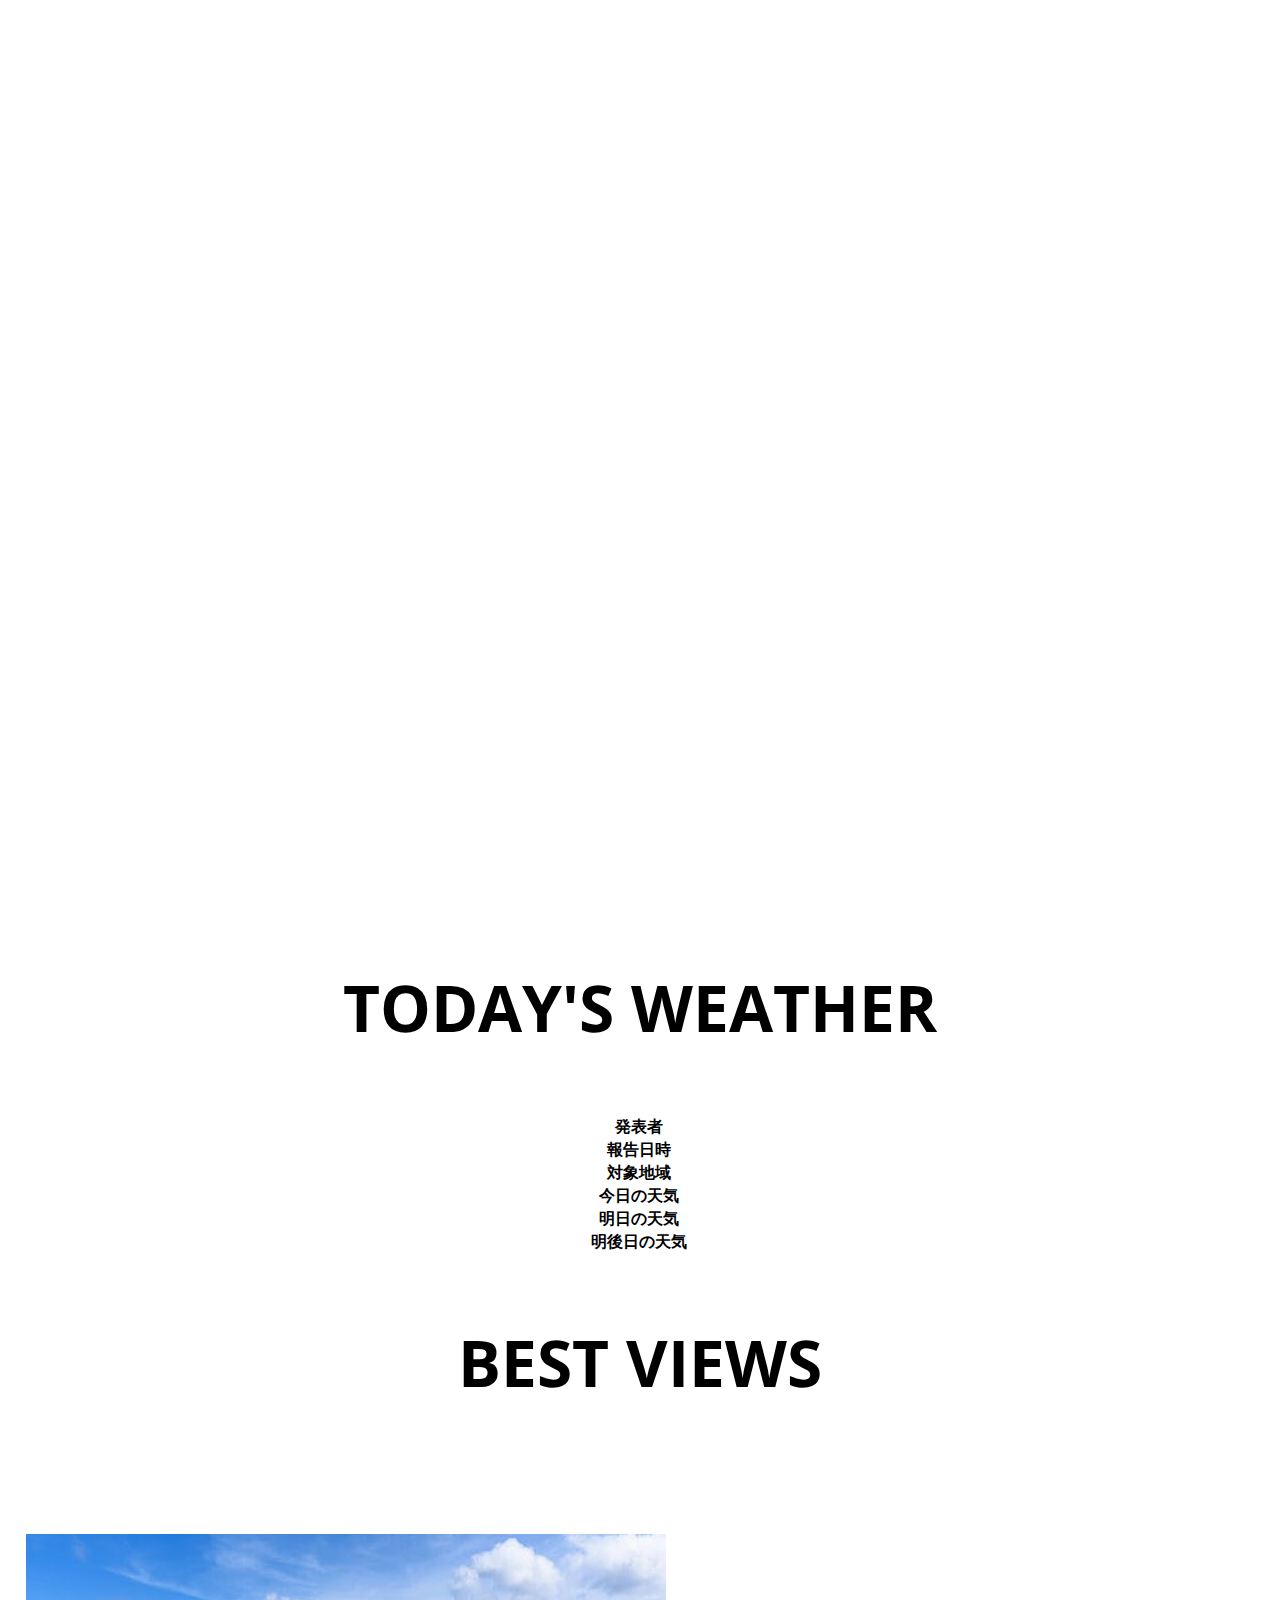
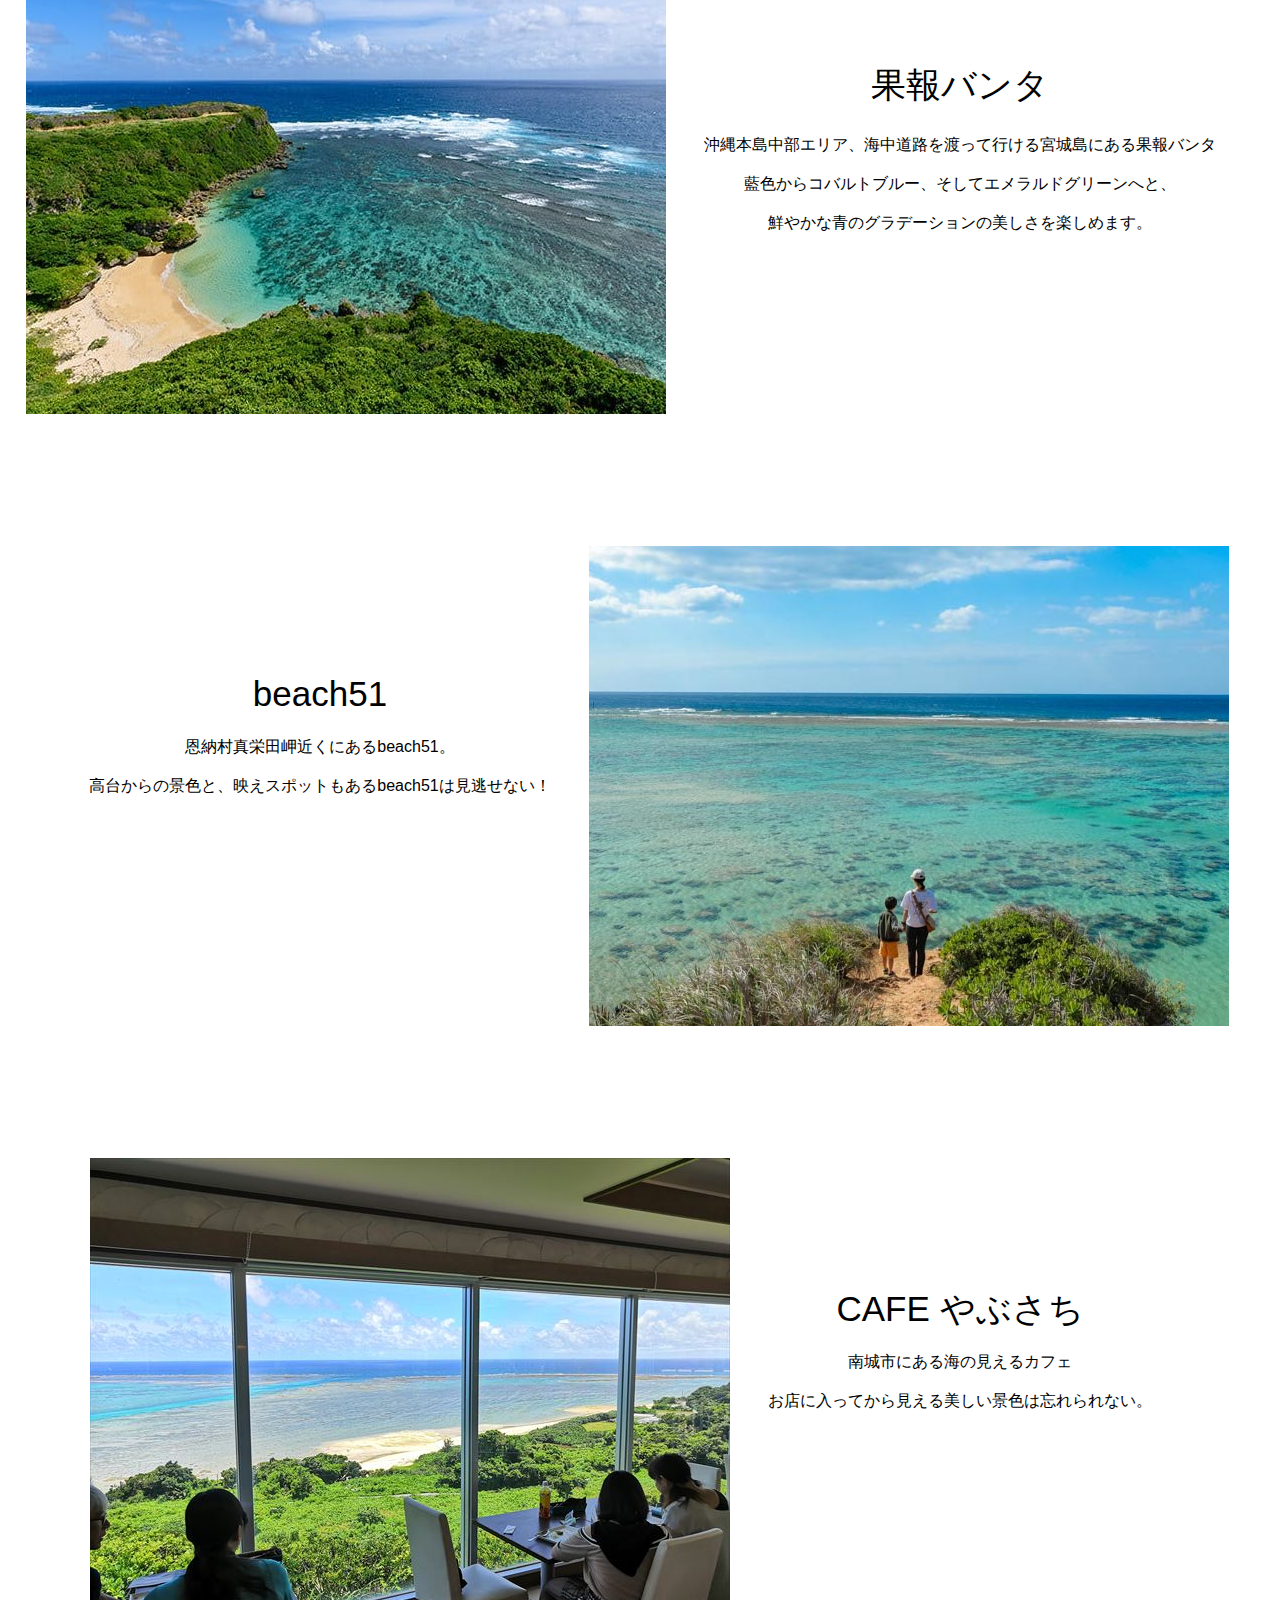
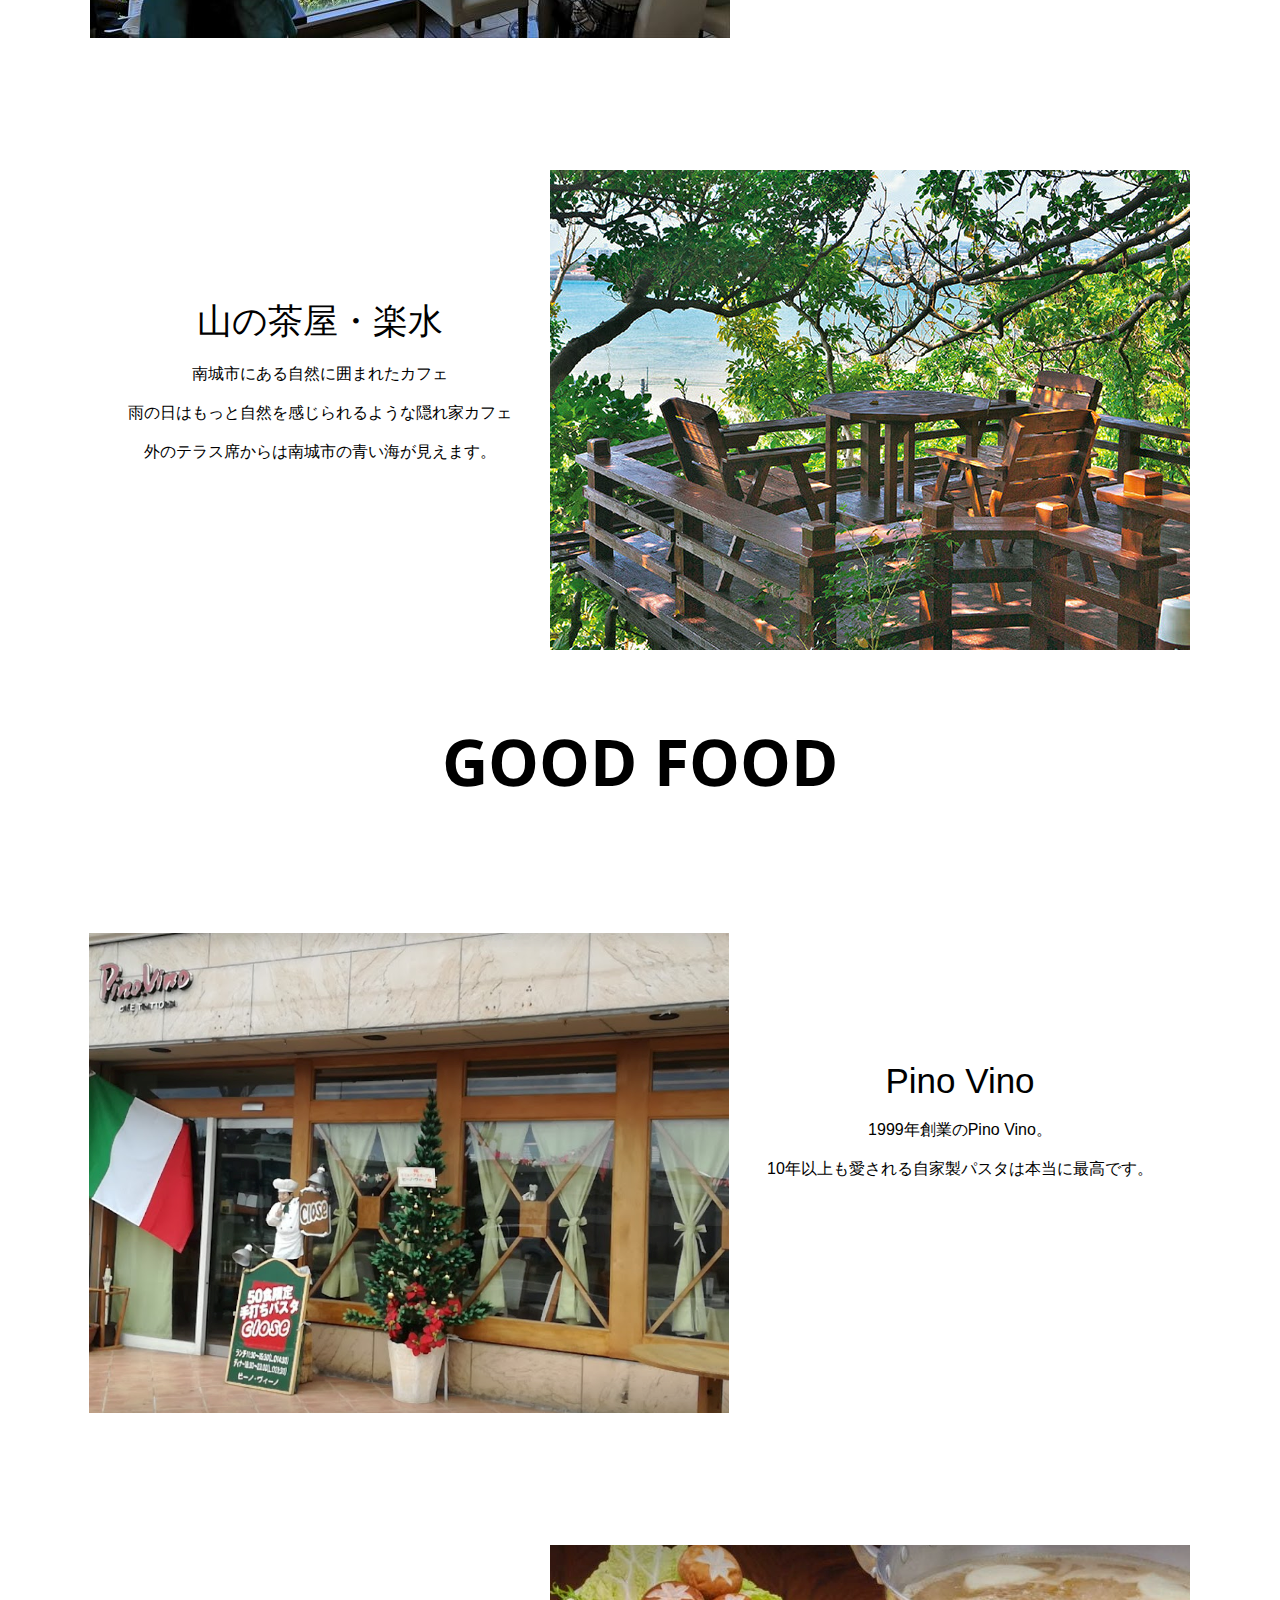
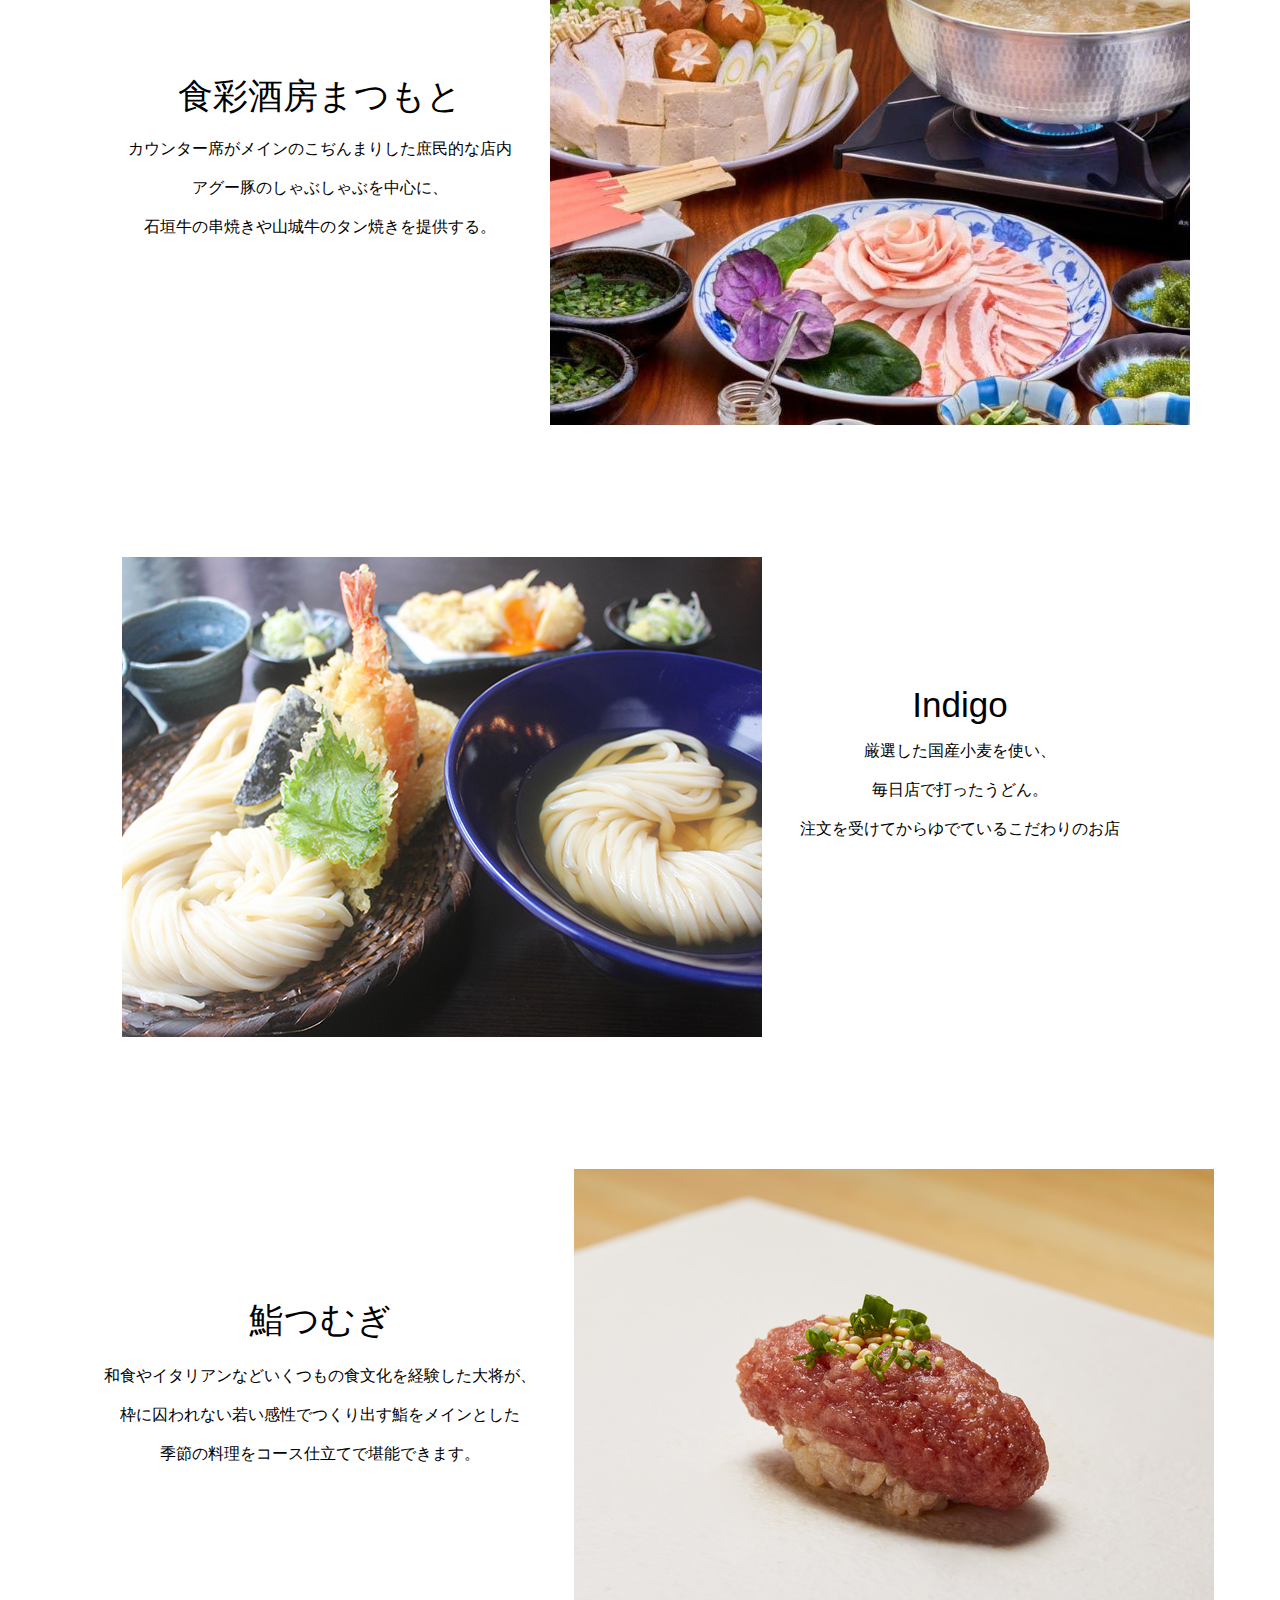
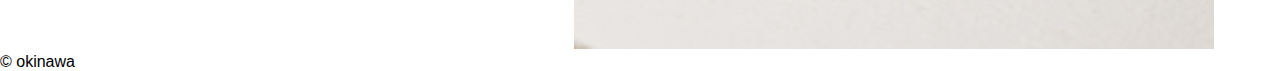
<file: index.html>
<!DOCTYPE html>
<html lang="en">
<head>
    <meta charset="UTF-8">
    <meta http-equiv="X-UA-Compatible" content="IE=edge">
    <meta name="viewport" content="width=device-width, initial-scale=1.0">
    <link rel="preconnect" href="https://fonts.googleapis.com">
<link rel="preconnect" href="https://fonts.gstatic.com" crossorigin>
<link rel="preconnect" href="https://fonts.googleapis.com">
<link rel="preconnect" href="https://fonts.gstatic.com" crossorigin>
<link href="https://fonts.googleapis.com/css2?family=Open+Sans+Condensed:ital,wght@1,300&display=swap" rel="stylesheet">
    <link rel="stylesheet" href="./style.css">
    <link rel="stylesheet" href="./reset.css">
    <title>okinawa</title>
</head>
<body>
    <header>
        <div class="container">
        <div id="header">
            <div class="header-main">
                <h1 class="main-title">OKINAWA</h1>
                <p>~ best views and best food ~</p>
            </div>
        </div>
       </div>
    </header>
    <main>
        <h2 id="sub-title">TODAY'S WEATHER</h2>
        <div class="weather">
            <div class="intro-title"><table>
                        <tr id="publishingOffice">
                            <th>発表者</th>
                            <td></td>
                         </tr>
                         <tr id="reportDatetime">
                            <th>報告日時</th>
                            <td></td>
                         </tr>
                         <tr id="targetArea">
                              <th>対象地域</th>
                              <td></td>
                         </tr>
                         <tr id="today">
                            <th>今日の天気</th>
                            <td></td>
                        </tr>
                        <tr id="tomorrow">
                            <th>明日の天気</th>
                            <td></td>
                        </tr>
                        <tr id="dayAfterTomorrow">
                            <th>明後日の天気</th>
                            <td></td>
                         </tr>
                </table>
            </div>
        </div>
        <div class="places">
            <div class="intro-title">
                <h2 id="sub-title">BEST VIEWS</h2>
            </div>
            <div class="product">
                <div class="content">
                    <div class="content-img">
                        <a href="./place1.html" target="_blank">
                            <img class="img01" src="./placeimg/kahuupannda/img1.jpg" alt="photo">
                        </a>
                    </div>
                    <div class="content-text">
                        <p class="content-title">果報バンタ</p>
                        <p class="introduction">沖縄本島中部エリア、海中道路を渡って行ける宮城島にある果報バンタ<br><br>
                            藍色からコバルトブルー、そしてエメラルドグリーンへと、<br><br>
                            鮮やかな青のグラデーションの美しさを楽しめます。
                        </p>
                    </div>
                </div>
                <div class="content2">
                    <div class="content-text">
                        <p class="content-title">beach51</p>
                        <p class="content-price">恩納村真栄田岬近くにあるbeach51。<br><br>
                            高台からの景色と、映えスポットもあるbeach51は見逃せない！
                        </p>
                    </div>
                    <div class="content-img">
                        <a href="./place2.html" target="_blank">
                            <img class="img02" src="./placeimg/beach51/img1.jpeg" alt="photo">
                        </a>
                    </div>
                </div>
                <div class="content">
                    <div class="content-img">
                        <a href="./place3.html" target="_blank">
                            <img class="img03" src="./placeimg/yabusachi/img1.jpeg" alt="photo">
                        </a>
                    </div>
                    <div class="content-text">
                        <p class="content-title">CAFE やぶさち</p>
                        <p class="content-price">南城市にある海の見えるカフェ<br><br>
                        お店に入ってから見える美しい景色は忘れられない。</p>
                    </div>
                </div>
                <div class="content2">
                    <div class="content-text">
                        <p class="content-title">山の茶屋・楽水</p>
                        <p class="content-price">南城市にある自然に囲まれたカフェ<br><br>
                            雨の日はもっと自然を感じられるような隠れ家カフェ<br><br>
                            外のテラス席からは南城市の青い海が見えます。
                        </p>
                    </div>
                    <div class="content-img">
                        <a href="./place4.html" target="_blank">
                            <img class="img04" src="./placeimg/yamanotyaya/img3.jpeg" alt="photo">
                        </a>
                    </div>
                </div>
                <div class="intro-title">
                    <h2 id="sub-title">GOOD FOOD</h2>
                </div>
                <div class="content">
                    <div class="content-img">
                        <a href="./food1.html" target="_blank">
                            <img class="img05" src="./foodimg/pinovino/img1.png" alt="photo">
                        </a>
                    </div>
                    <div class="content-text">
                        <p class="content-title">Pino Vino</p>
                        <p class="content-price">1999年創業のPino Vino。<br><br>
                            10年以上も愛される自家製パスタは本当に最高です。
                        </p>
                    </div>
                </div>
                <div class="content2">
                    <div class="content-text">
                        <p class="content-title">食彩酒房まつもと</p>
                        <p class="content-price">カウンター席がメインのこぢんまりした庶民的な店内<br><br>
                            アグー豚のしゃぶしゃぶを中心に、<br><br>
                            石垣牛の串焼きや山城牛のタン焼きを提供する。</p>
                    </div>
                    <div class="content-img">
                        <a href="./food2.html" target="_blank">
                            <img class="img06" src="./foodimg/matmoto/img1.jpeg" alt="photo">
                        </a>
                    </div>
                </div>
                <div class="content">
                    <div class="content-img">
                        <a href="./food3.html" target="_blank">
                            <img class="img07" src="./foodimg/indigo/img1.jpeg" alt="photo">
                        </a>
                    </div>
                    <div class="content-text">
                        <p class="content-title">Indigo</p>
                        <p class="content-price">厳選した国産小麦を使い、<br><br>
                            毎日店で打ったうどん。<br><br>
                            注文を受けてからゆでているこだわりのお店</p>
                    </div>
                </div>
                <div class="content2">
                    <div class="content-text">
                        <p class="content-title">鮨つむぎ</p>
                        <p class="content-price">和食やイタリアンなどいくつもの食文化を経験した大将が、<br><br>
                            枠に囚われない若い感性でつくり出す鮨をメインとした<br><br>
                            季節の料理をコース仕立てで堪能できます。</p>
                    </div>
                    <div class="content-img">
                        <a href="./food4.html" target="_blank">
                            <img class="img08" src="./foodimg/pinovino/img01.jpeg" alt="photo">
                        </a>
                    </div>
                </div>
            </div>
        </div>
    </main>
    <footer>
        <div class="footer">
            <div id="contact">
                <div class="copyright">
                    <p class="copyright-text">&copy; okinawa</p>
                </div>
            </div>
        </div>
    </footer>
    </footer>
    <script src="https://ajax.googleapis.com/ajax/libs/jquery/3.3.1/jquery.min.js"></script>
    <script src="./script.js"></script>
</body>
</html>
</file>
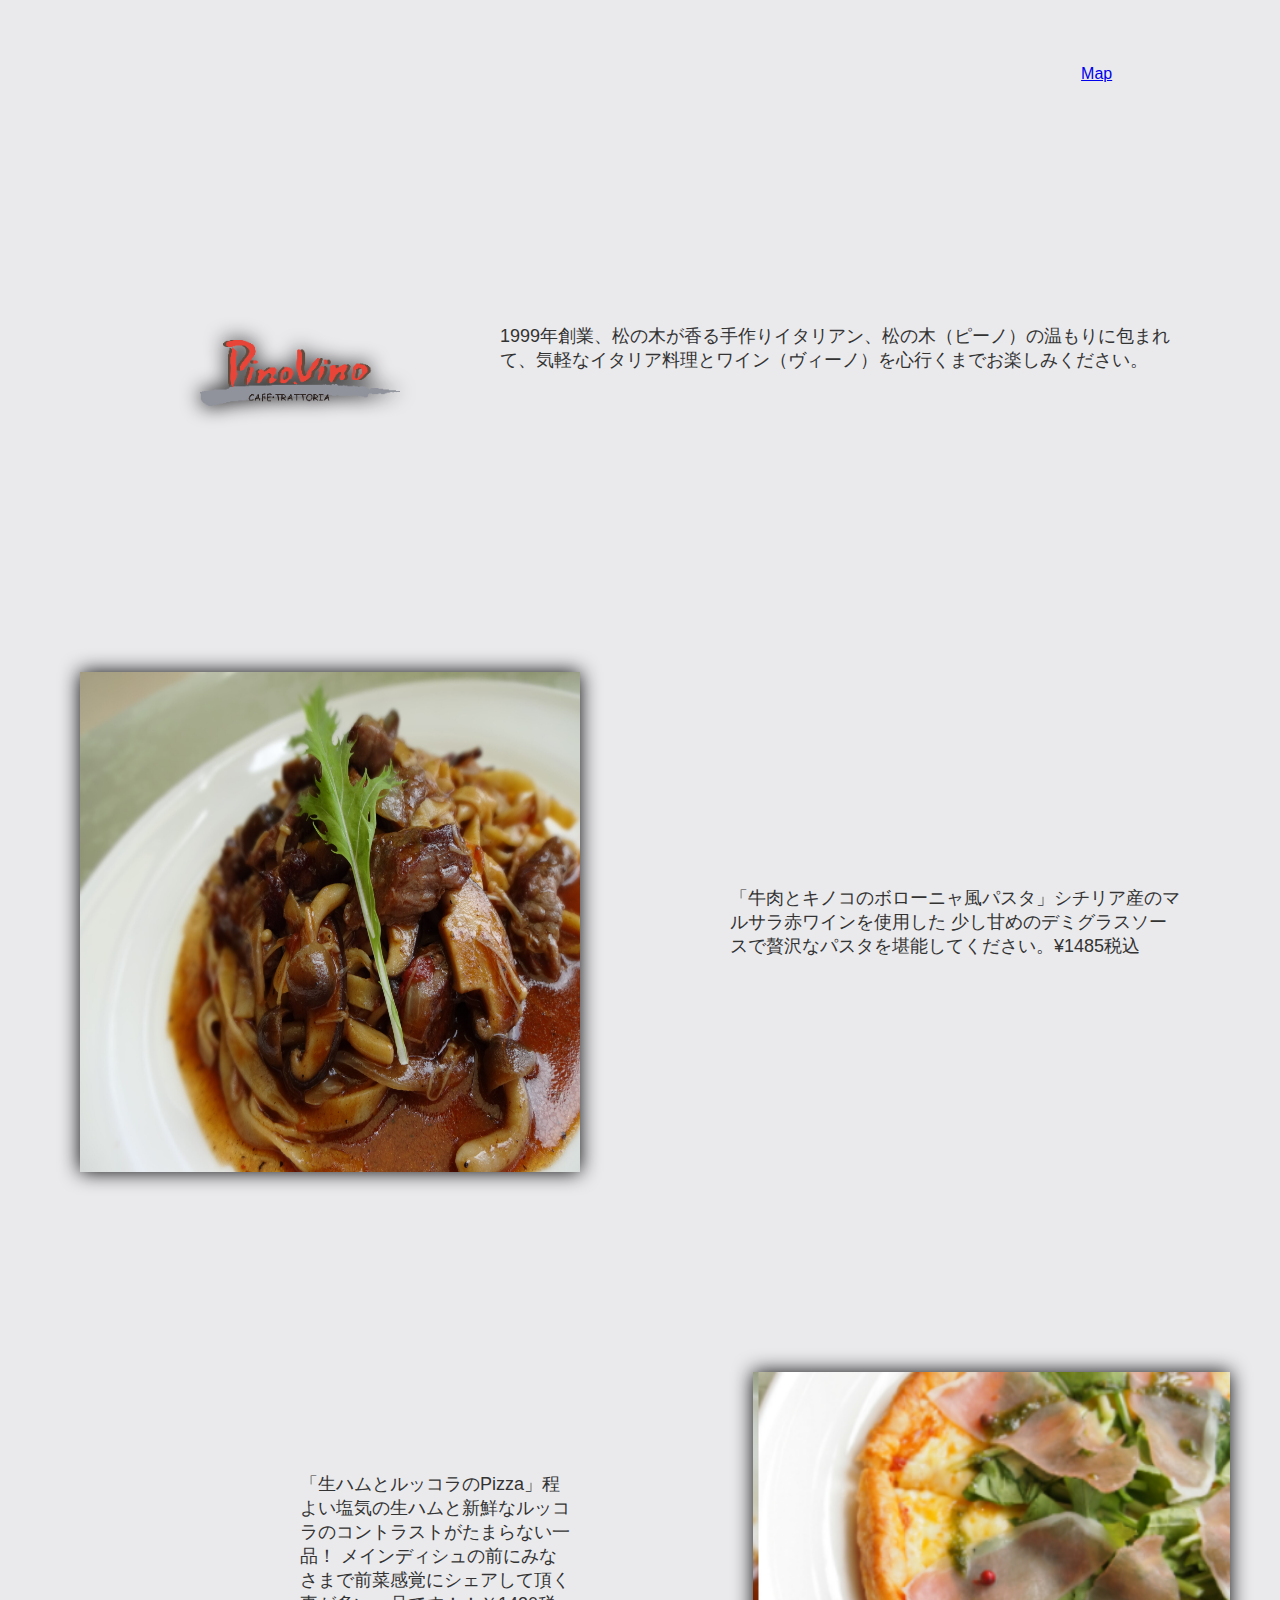
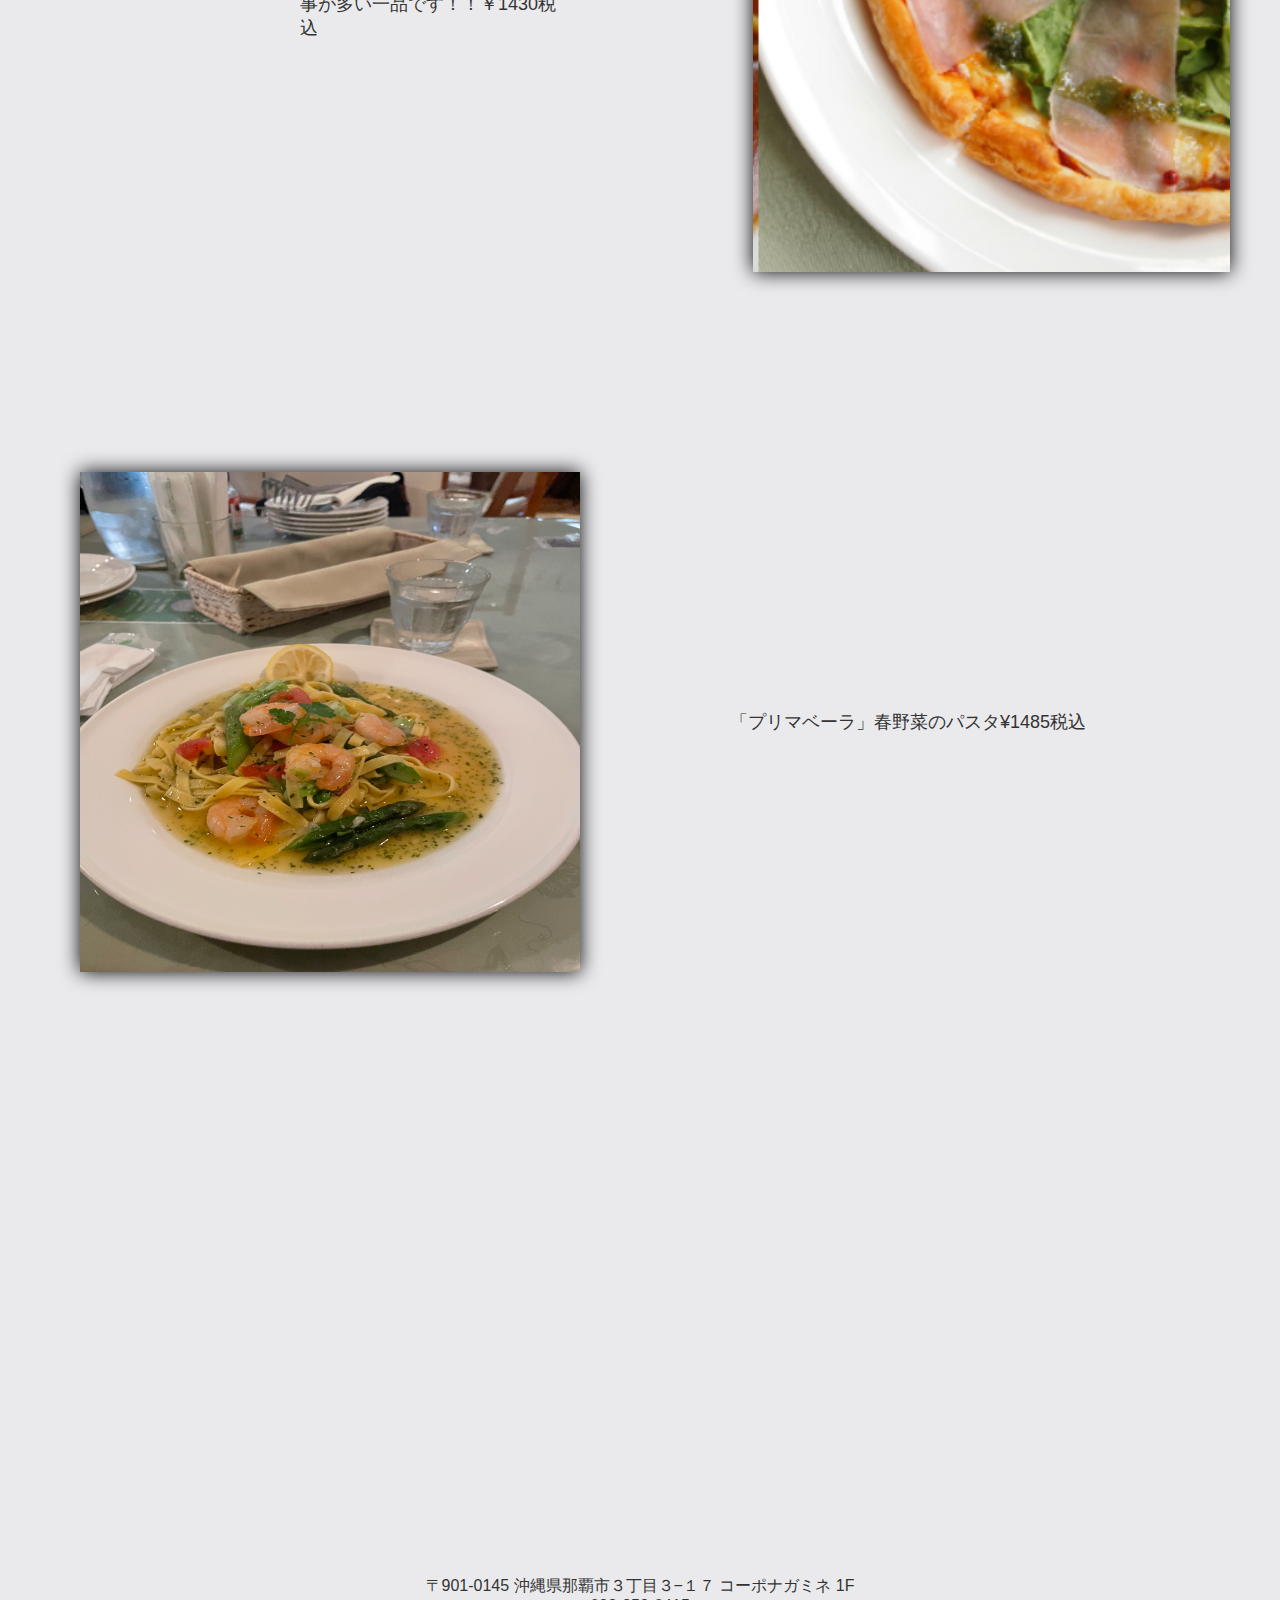
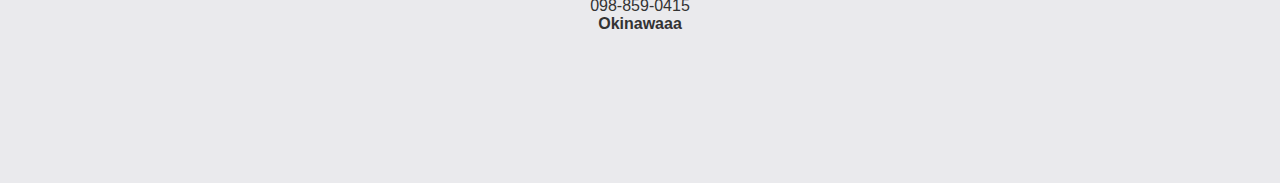
<file: food1.html>
<!DOCTYPE html>
<html lang="en">
<head>
    <meta charset="UTF-8">
    <meta http-equiv="X-UA-Compatible" content="IE=edge">
    <meta name="viewport" content="width=device-width, initial-scale=1.0">
   <link rel="stylesheet" href="./food.css">
   <link rel="stylesheet" href="./reset.css">
    <title>Document</title>
</head>
<body>
    <header>
        <div class="header">
            <ul class="header-right">
                <li><a href="#2">Map</a></li>
            </ul>
        </div>
</header>
    <div class="menu1">
        <img src="./foodimg/pinovino/logo.png" class="pinovinopic">
    <p>1999年創業、松の木が香る手作りイタリアン、松の木（ピーノ）の温もりに包まれて、気軽なイタリア料理とワイン（ヴィーノ）を心行くまでお楽しみください。</p>
     </div>
   <div class="menu1" id="1">
       <img src="./foodimg/pinovino/牛肉とキノコのボローニャ風パスタ-scaled.jpg" class="pic">
       <p>「牛肉とキノコのボローニャ風パスタ」シチリア産のマルサラ赤ワインを使用した
        少し甘めのデミグラスソースで贅沢なパスタを堪能してください。¥1485税込</p>
   </div>
<div class="menu2">  
   
    <p>「生ハムとルッコラのPizza」程よい塩気の生ハムと新鮮なルッコラのコントラストがたまらない一品！
        メインディシュの前にみなさまで前菜感覚にシェアして頂く事が多い一品です！！￥1430税込</p>
        <img src="./foodimg/pinovino/pizza.png" class="pic">
    </div>
    <div class="menu1">
        <img src="./foodimg/pinovino/IMG_4599.jpeg" class="pic">
        <p>「プリマベーラ」春野菜のパスタ¥1485税込</p>
    </div>
    
    <footer id="2">
        <iframe src="https://www.google.com/maps/embed?pb=!1m18!1m12!1m3!1d3580.174479547701!2d127.65715691486682!3d26.191001883443782!2m3!1f0!2f0!3f0!3m2!1i1024!2i768!4f13.1!3m3!1m2!1s0x34e5683582dcbd5b%3A0x15ae1a27f833d819!2z44Kr44OV44Kn44OI44Op44OD44OI44Oq44KiIOODlOODvOODjuODu-ODtOOCo-ODvOODjg!5e0!3m2!1sja!2sjp!4v1645945533615!5m2!1sja!2sjp" width="400" height="300" style="border:0;" allowfullscreen="" loading="lazy"></iframe>
        <div class="footer">
            <ul>
                <li>〒901-0145 沖縄県那覇市３丁目３−１７ コーポナガミネ 1F</li>
                <li> 098-859-0415</li>
                <h3>Okinawaaa</h3>
            </ul>
        
        </div>
    </footer>
    <script src="https://ajax.googleapis.com/ajax/libs/jquery/3.3.1/jquery.min.js"></script>
<script src="./food.js"></script>
</body>

</html>
</file>
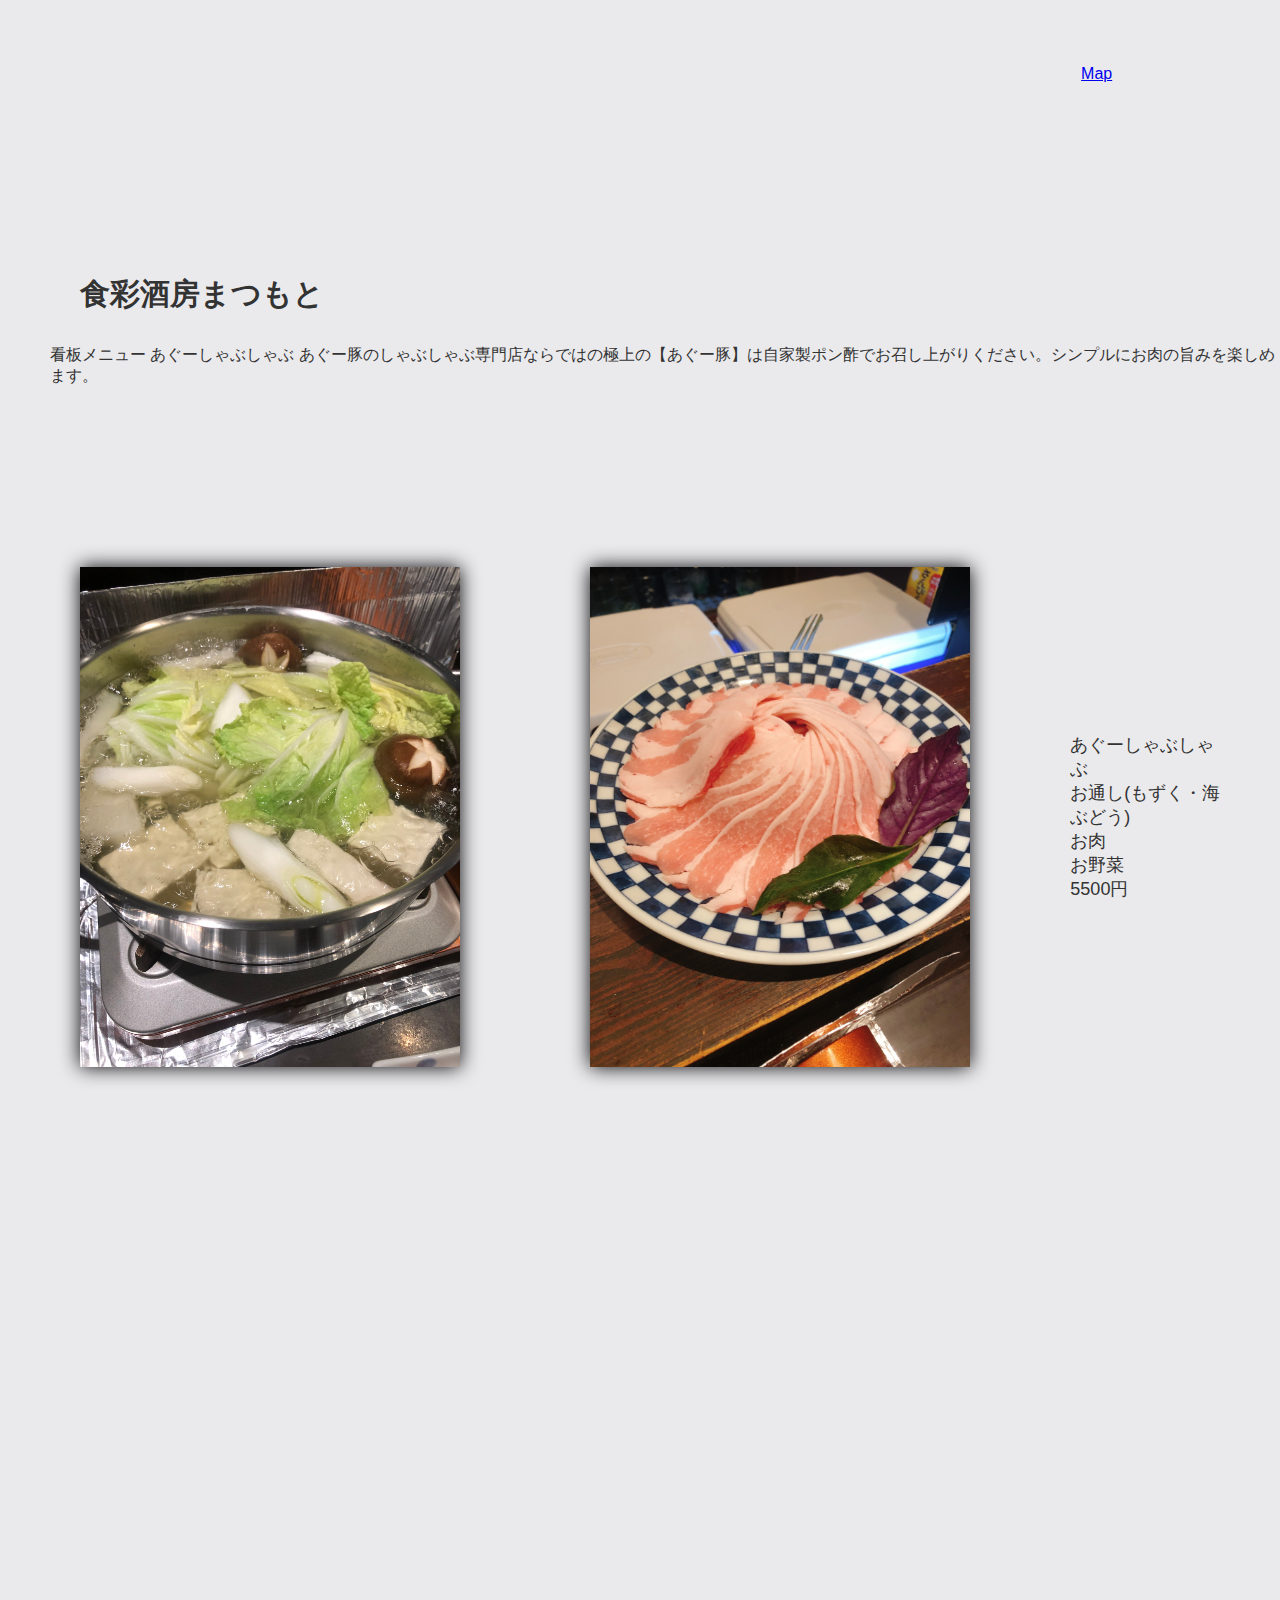
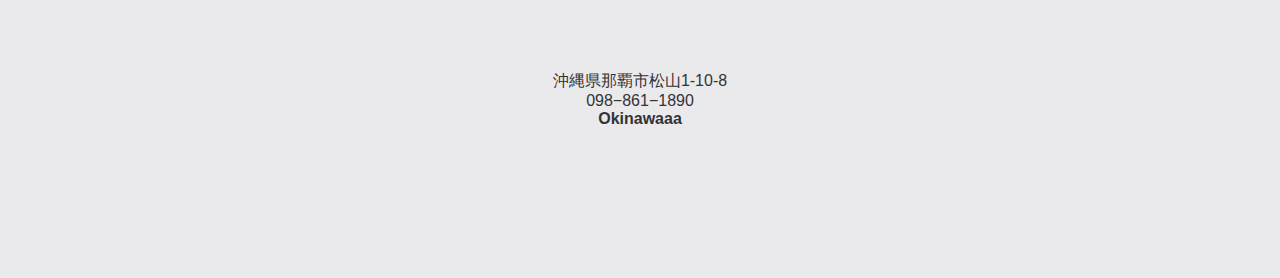
<file: food2.html>
<!DOCTYPE html>
<html lang="en">
<head>
    <meta charset="UTF-8">
    <meta http-equiv="X-UA-Compatible" content="IE=edge">
    <meta name="viewport" content="width=device-width, initial-scale=1.0">
   <link rel="stylesheet" href="./food.css">
   <link rel="stylesheet" href="./reset.css">
    <title>Document</title>
</head>

<body>
    <header>
        <div class="header">
            <ul class="header-right">
                <li><a href="#2">Map</a></li>
            </ul>
        </div>
    </header>
    <div class="top">
       <h1 id="h1">食彩酒房まつもと</h1>
<span>看板メニュー あぐーしゃぶしゃぶ
    あぐー豚のしゃぶしゃぶ専門店ならではの極上の【あぐー豚】は自家製ポン酢でお召し上がりください。シンプルにお肉の旨みを楽しめます。</span> 
    </div>
   <div class="menu1" id="1">
       <img src="./foodimg/matmoto/IMG_4702.jpg" class="pic">
       <img src="./foodimg/matmoto/IMG_9859.JPG" class="pic">
       <ul>
           <li> あぐーしゃぶしゃぶ</li>
           <li>お通し(もずく・海ぶどう)</li>
           <li>お肉</li>
           <li>お野菜</li>
          <li>5500円</li>
       </ul>
   </div>
  <footer id="2">
    <iframe src="https://www.google.com/maps/embed?pb=!1m18!1m12!1m3!1d3579.376563508261!2d127.67614241486739!3d26.21695138343214!2m3!1f0!2f0!3f0!3m2!1i1024!2i768!4f13.1!3m3!1m2!1s0x34e5699ce6bb12b5%3A0x98ad747f6dea2fb7!2z6aOf5b2p6YWS5oi_IOOBvuOBpOOCguOBqA!5e0!3m2!1sja!2sjp!4v1645945770007!5m2!1sja!2sjp" width="400" height="300" style="border:0;" allowfullscreen="" loading="lazy"></iframe>
    <div class="footer">
        <ul>
            <li>沖縄県那覇市松山1-10-8</li>
            <li>098−861−1890</li>
            <h3>Okinawaaa</h3>
        </ul>
    </div>
</footer>
<script src="https://ajax.googleapis.com/ajax/libs/jquery/3.3.1/jquery.min.js"></script>
<script src="./food.js"></script>
</body>

</html>
</file>
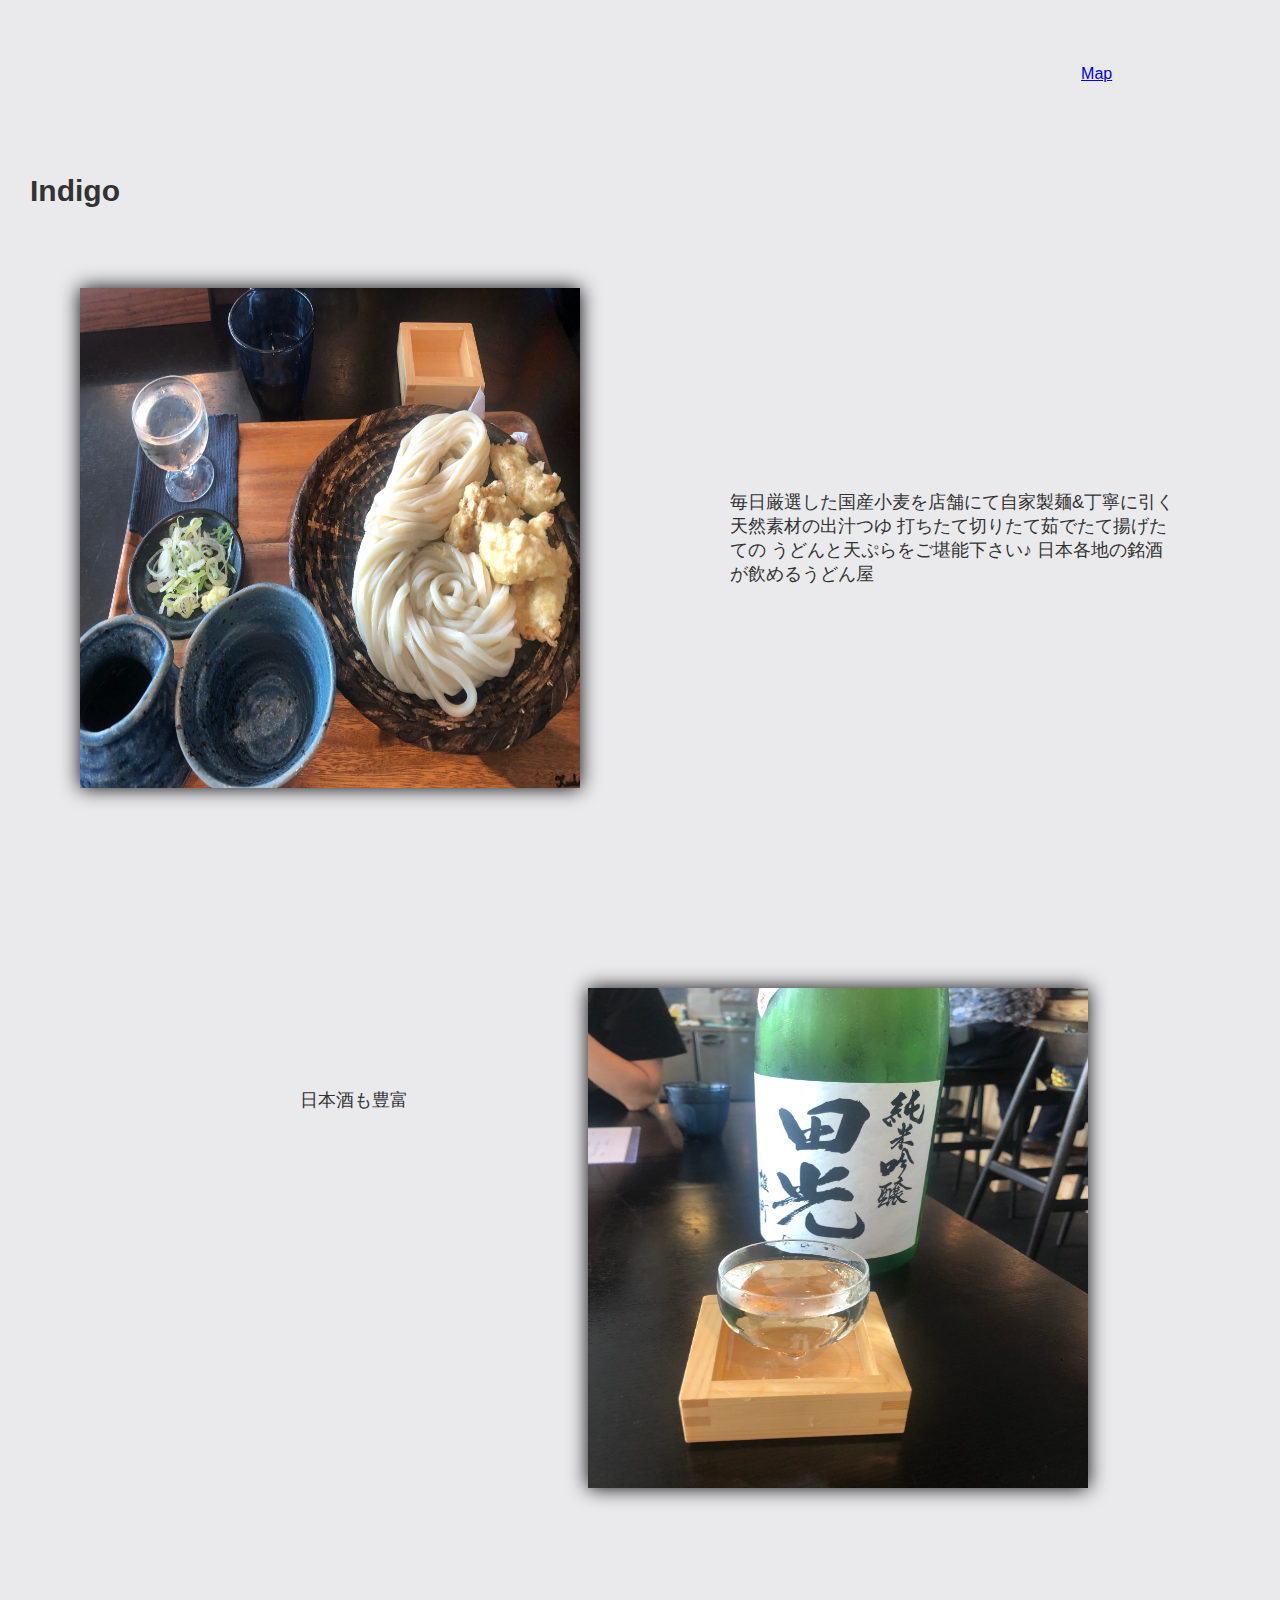
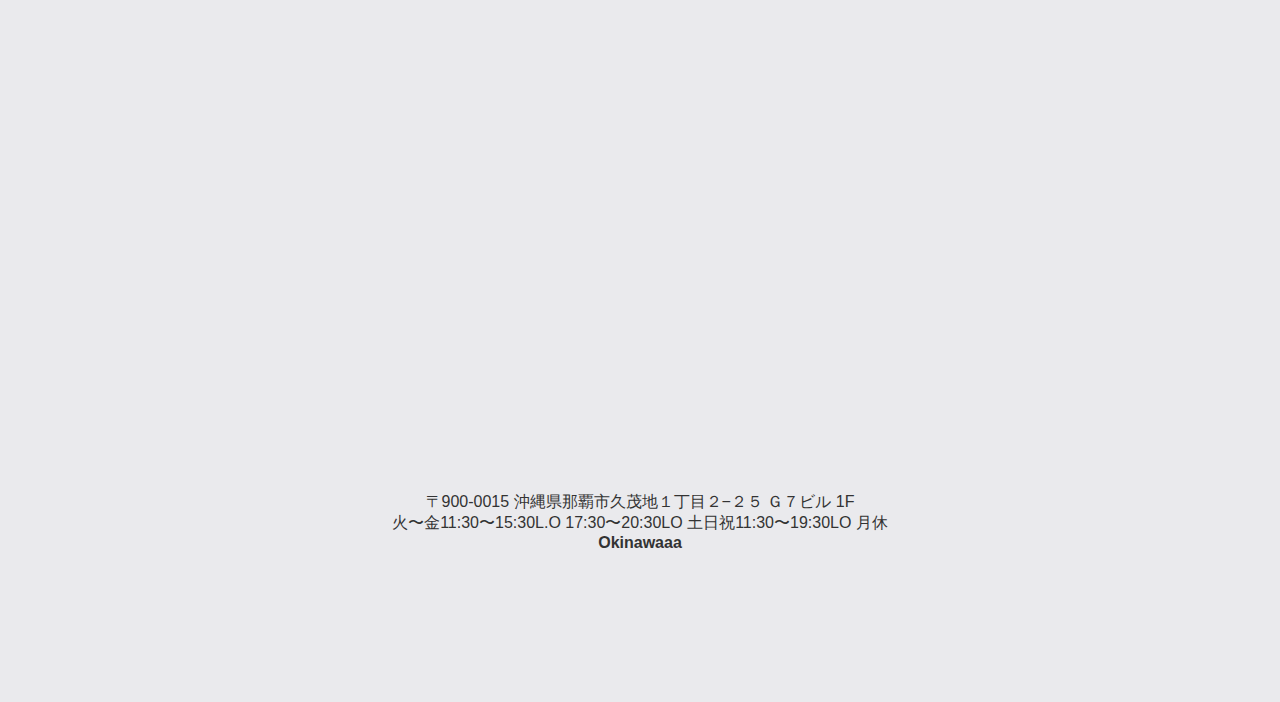
<file: food3.html>
<!DOCTYPE html>
<html lang="en">
<head>
    <meta charset="UTF-8">
    <meta http-equiv="X-UA-Compatible" content="IE=edge">
    <meta name="viewport" content="width=device-width, initial-scale=1.0">
   <link rel="stylesheet" href="./food.css">
   <link rel="stylesheet" href="./reset.css">
    <title>Document</title>
</head>

<body>
    <header>
        <div class="header">
            <ul class="header-right">
                <li><a href="#2">Map</a></li>
            </ul>
        </div>
    </header>
    <h1 id="h1">Indigo</h1>
    <div class="menu1" id="1">
       
       <img src="./foodimg/indigo/IMG_9801.jpg" class="pic">
       <p>毎日厳選した国産小麦を店舗にて自家製麺&丁寧に引く天然素材の出汁つゆ
        打ちたて切りたて茹でたて揚げたての
        うどんと天ぷらをご堪能下さい♪
        日本各地の銘酒が飲めるうどん屋</p>
    </div>
   <div class="menu2">
    <p>日本酒も豊富</p>
       <img src="./foodimg/indigo/IMG_9800.jpg" class="pic">
   </div>
   <footer id="2">
    <iframe src="https://www.google.com/maps/embed?pb=!1m18!1m12!1m3!1d114543.02042599522!2d127.60850615820313!3d26.213933800000014!2m3!1f0!2f0!3f0!3m2!1i1024!2i768!4f13.1!3m3!1m2!1s0x34e5693e6aa43f93%3A0xfc8d2b5f0cecf32a!2sINDIGO!5e0!3m2!1sja!2sjp!4v1645945861104!5m2!1sja!2sjp" width="400" height="300" style="border:0;" allowfullscreen="" loading="lazy"></iframe>
    <div class="footer">
        <ul>
            
            <li>〒900-0015 沖縄県那覇市久茂地１丁目２−２５ Ｇ７ビル 1F</li>
            <li>火〜金11:30〜15:30L.O 17:30〜20:30LO
                土日祝11:30〜19:30LO
                月休</li>
                <h3>Okinawaaa</h3>
        </ul>

    </div>
</footer>
<script src="https://ajax.googleapis.com/ajax/libs/jquery/3.3.1/jquery.min.js"></script>
<script src="./food.js"></script>
</body>

</html>
</file>
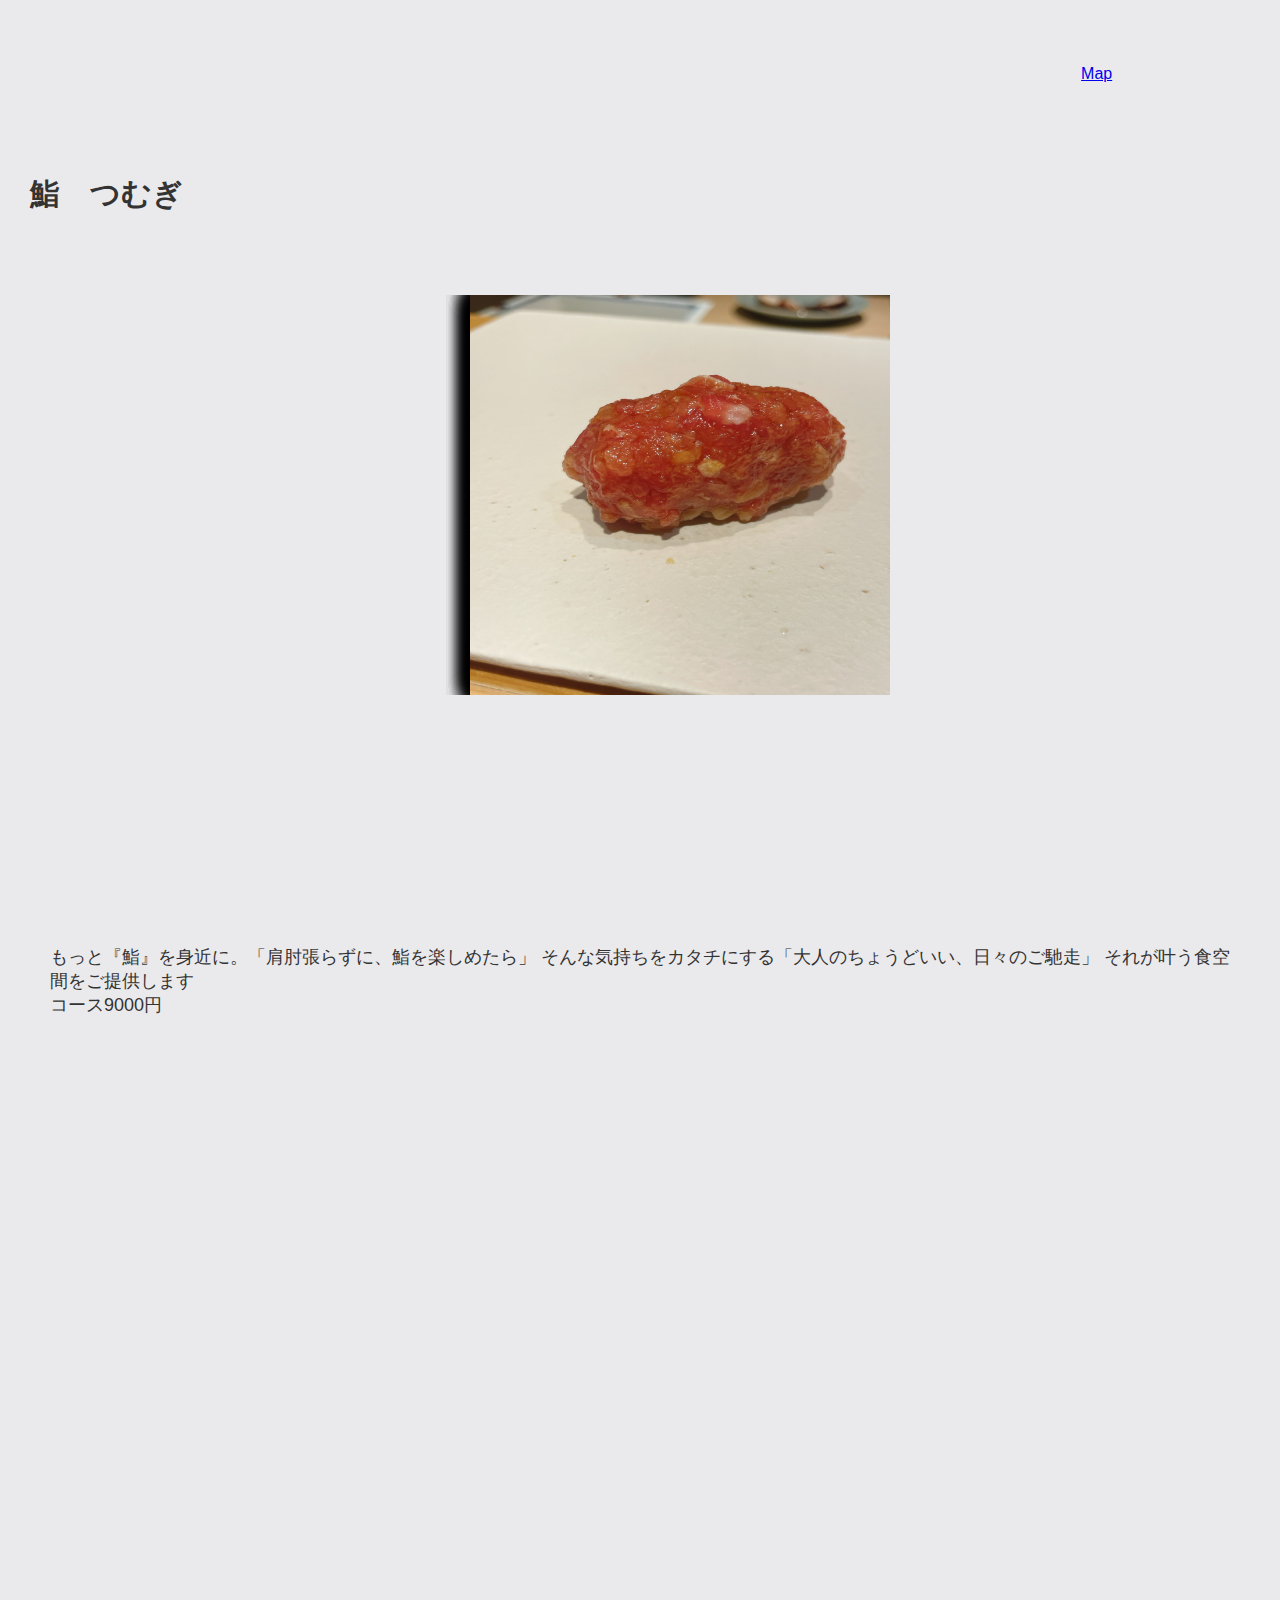
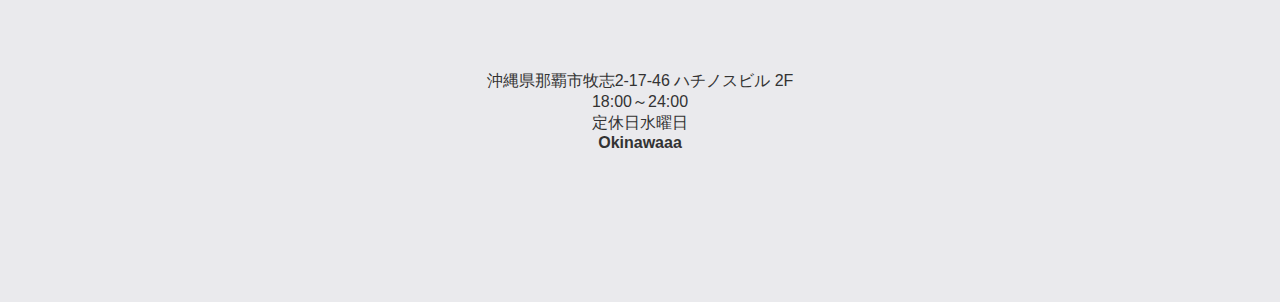
<file: food4.html>
<!DOCTYPE html>
<html lang="en">
<head>
    <meta charset="UTF-8">
    <meta http-equiv="X-UA-Compatible" content="IE=edge">
    <meta name="viewport" content="width=device-width, initial-scale=1.0">
    <link rel="stylesheet" href="./food.css">
    <link rel="stylesheet" href="./reset.css">
    <title>Document</title>
</head>
<body>
    <header>
        <div class="header">
            <ul class="header-right">
                <li><a href="#2">Map</a></li>
            </ul>
        </div>
    </header>
    <h1 id="h1">鮨　つむぎ</h1>
    <div class="menu1">
        
        <div class="slide" id="makeImg">
            <img src="./foodimg/sushi tumugi/IMG_4190.JPG"  class="pic">
            <img src="./foodimg/sushi tumugi/IMG_4194.JPG"  class="pic">
            <img src="./foodimg/sushi tumugi/IMG_4198.JPG"  class="pic">
            <img src="./foodimg/sushi tumugi/IMG_4199.JPG" class="pic" >
            <img src="./foodimg/sushi tumugi/IMG_4200.JPG"  class="pic">
            <img src="./foodimg/sushi tumugi/IMG_4201.JPG"  class="pic">
            <img src="./foodimg/sushi tumugi/IMG_4203.JPG" class="pic">
            <img src="./foodimg/sushi tumugi/IMG_4209.JPG" class="pic">
            <img src="./foodimg/sushi tumugi/IMG_4210.JPG" class="pic">
            <img src="./foodimg/sushi tumugi/IMG_4212.JPG" class="pic">
          </div>
    </div>
    <div class="menu1" id="1">
        <ul>
            <li>もっと『鮨』を身近に。「肩肘張らずに、鮨を楽しめたら」
                そんな気持ちをカタチにする「大人のちょうどいい、日々のご馳走」
                それが叶う食空間をご提供します</li>
        <li>コース9000円</li>
            </ul>
        </div>
        <footer id="2">
            <iframe src="https://www.google.com/maps/embed?pb=!1m18!1m12!1m3!1d7330483.375033785!2d123.20455702500003!3d26.21821839999999!2m3!1f0!2f0!3f0!3m2!1i1024!2i768!4f13.1!3m3!1m2!1s0x34e5691c52da1961%3A0xd254733447ad0961!2z6a6o44Gk44KA44GO!5e0!3m2!1sja!2sjp!4v1645945934781!5m2!1sja!2sjp" width="400" height="300" style="border:0;" allowfullscreen="" loading="lazy"></iframe>
            <div class="footer">
                
                <ul>
                    
                    <li>沖縄県那覇市牧志2-17-46 ハチノスビル 2F</li>
                    <li>18:00～24:00</li>
                    <li>定休日水曜日</li>
                        <h3>Okinawaaa</h3>
                </ul>
        
            </div>
        </footer>
     <script src="https://ajax.googleapis.com/ajax/libs/jquery/3.3.1/jquery.min.js"></script>
<script src="./food.js"></script>
</body>

</html>
</file>
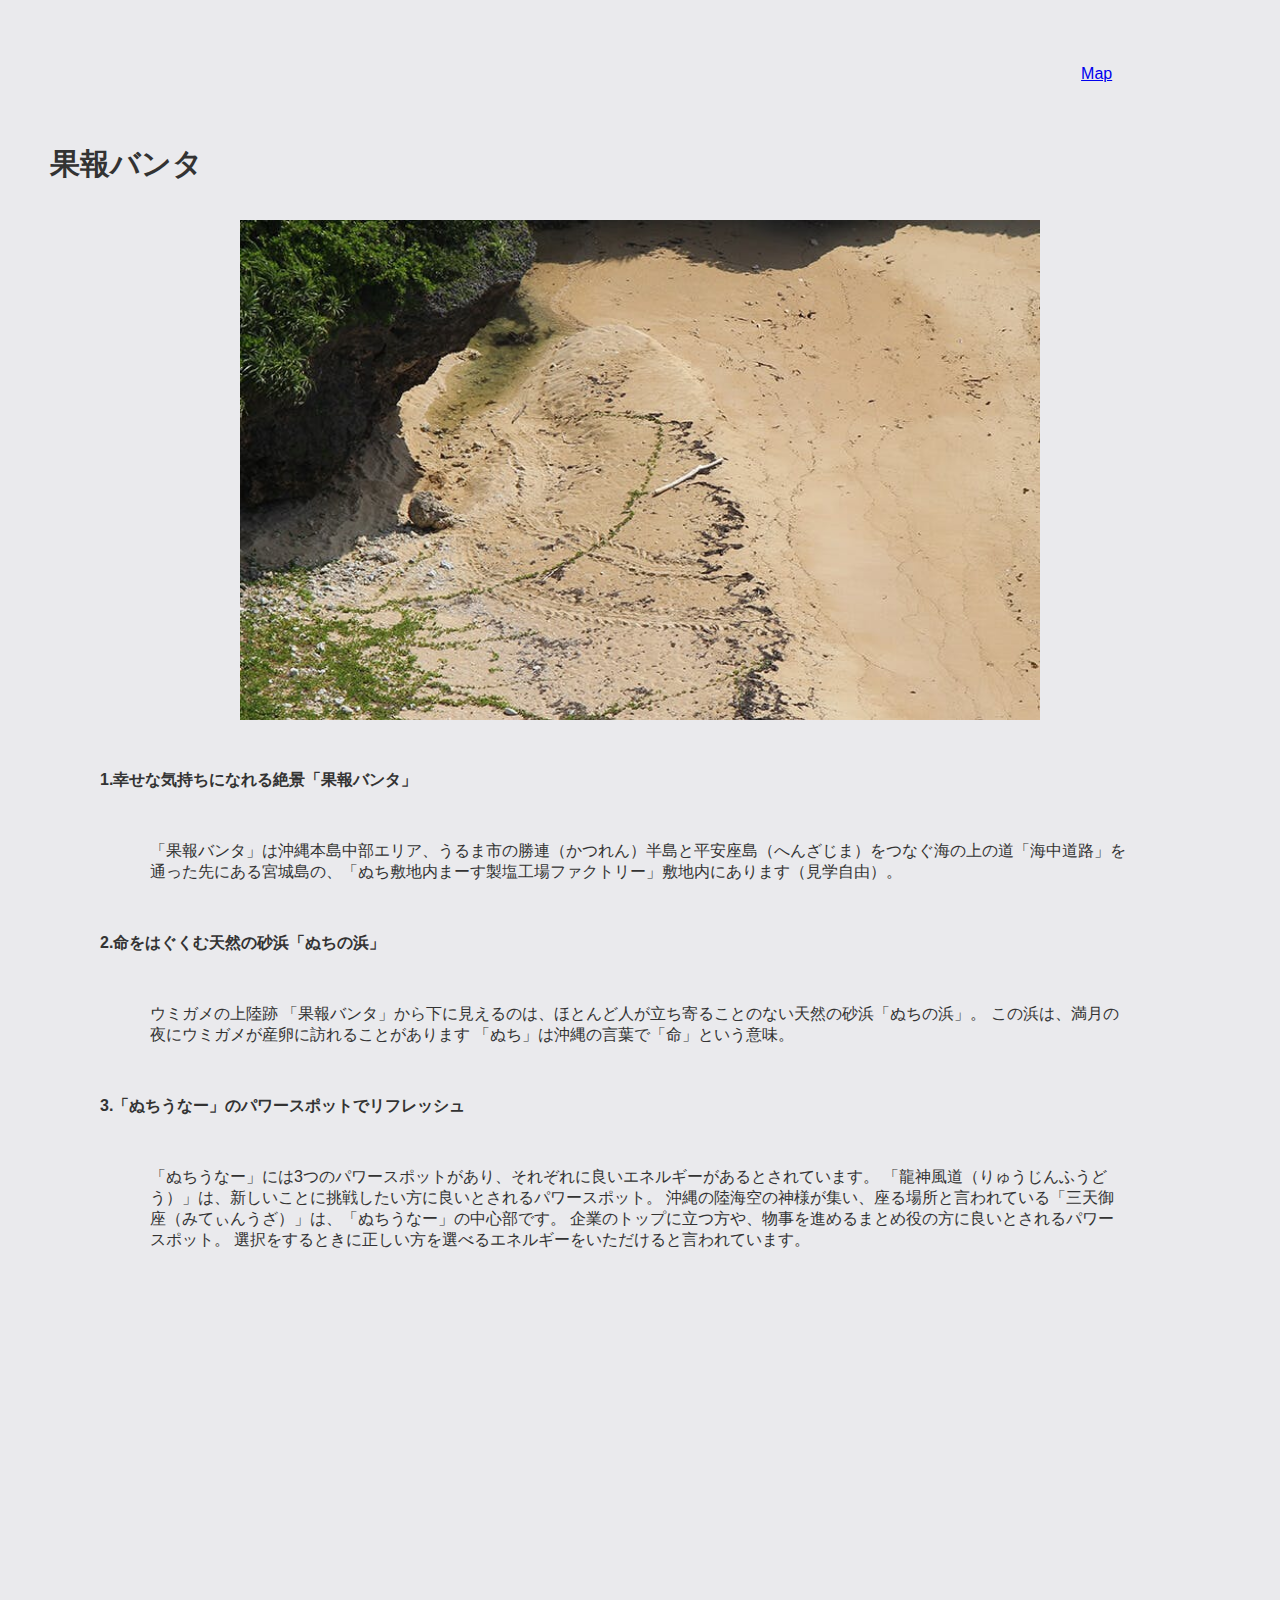
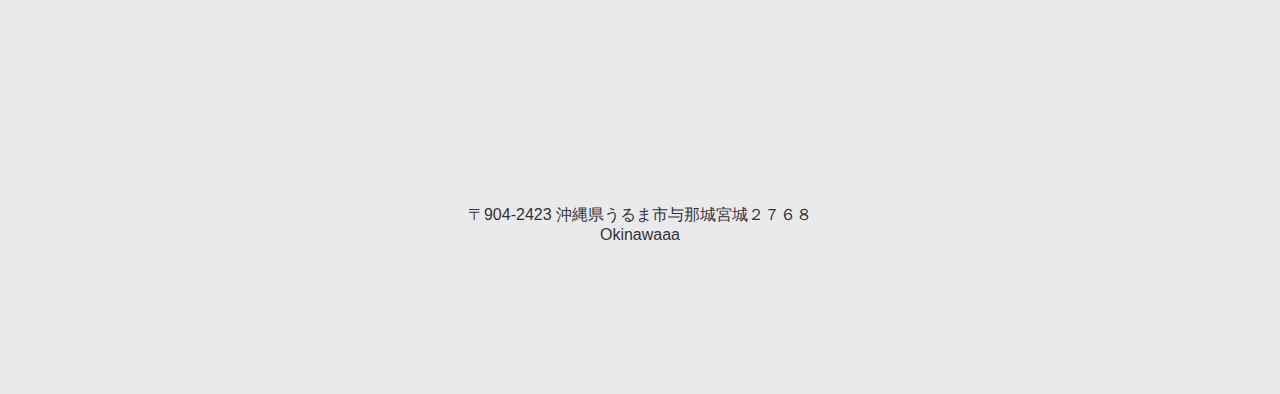
<file: place1.html>
<!DOCTYPE html>
<html lang="en">
<head>
    <meta charset="UTF-8">
    <meta http-equiv="X-UA-Compatible" content="IE=edge">
    <meta name="viewport" content="width=device-width, initial-scale=1.0">
    <link rel="stylesheet" href="./place.css">
    <link rel="stylesheet" href="./reset.css">
    <title>Document</title>
</head>

<body>
    <header>
        <div class="header">
            <ul class="header-right">
                <li><a href="#1">Map</a></li>
            </ul>
        </div>
    </header>
    <h1 id="h1">果報バンタ</h1>
    <div class="slide" id="makeImg">
        
        <img src="./placeimg/kahuupannda/img1.jpg" class="pic">
        <img src="./placeimg/kahuupannda/412f42da-8496-4770-916f-47ce622da72c_NP1_6213.jpg"   class="pic">
        <img src="./placeimg/kahuupannda/9bb32def-2341-422c-b750-d9fa7c468f7a_NP1_6191.jpg"   class="pic">
        <img src="./placeimg/kahuupannda/add96324-2409-4b8c-b294-d14766d5782e_NP1_6143.jpg"    class="pic">
        <img src="./placeimg/kahuupannda/e181ef0c-340b-467b-850c-e9d971cf7df3_20200803++ｶﾒの上陸跡.jfif"   class="pic">
      </div>
    <div class="menu3">
        
        <h3> 1.幸せな気持ちになれる絶景「果報バンタ」</h3>
        <ul>
            <li> 
            「果報バンタ」は沖縄本島中部エリア、うるま市の勝連（かつれん）半島と平安座島（へんざじま）をつなぐ海の上の道「海中道路」を通った先にある宮城島の、「ぬち敷地内まーす製塩工場ファクトリー」敷地内にあります（見学自由）。
            </li>
        </ul>
        <h3>2.命をはぐくむ天然の砂浜「ぬちの浜」</h3>
        <ul>
            <li> ウミガメの上陸跡
                「果報バンタ」から下に見えるのは、ほとんど人が立ち寄ることのない天然の砂浜「ぬちの浜」。
                この浜は、満月の夜にウミガメが産卵に訪れることがあります
                「ぬち」は沖縄の言葉で「命」という意味。</li>
        </ul>
<h3> 3.「ぬちうなー」のパワースポットでリフレッシュ</h3>
<ul>
    <li>
        「ぬちうなー」には3つのパワースポットがあり、それぞれに良いエネルギーがあるとされています。
        「龍神風道（りゅうじんふうどう）」は、新しいことに挑戦したい方に良いとされるパワースポット。
        沖縄の陸海空の神様が集い、座る場所と言われている「三天御座（みてぃんうざ）」は、「ぬちうなー」の中心部です。
        企業のトップに立つ方や、物事を進めるまとめ役の方に良いとされるパワースポット。
        選択をするときに正しい方を選べるエネルギーをいただけると言われています。
    </li>
</ul>

            
      
    </div>
    <footer id="1">
        <iframe src="https://www.google.com/maps/embed?pb=!1m18!1m12!1m3!1d3574.9440005883143!2d127.99007261487081!3d26.360673183368345!2m3!1f0!2f0!3f0!3m2!1i1024!2i768!4f13.1!3m3!1m2!1s0x34e5a7efebb292e3%3A0x9fc4c665a90c148b!2z5p6c5aCx44OQ44Oz44K_KOOCq-ODleOCpuODkOODs-OCvyk!5e0!3m2!1sja!2sjp!4v1645946031621!5m2!1sja!2sjp" width="400" height="300" style="border:0;" allowfullscreen="" loading="lazy"></iframe>
        <div class="footer">
            <ul>
                <li>〒904-2423 沖縄県うるま市与那城宮城２７６８</li>
                <li>Okinawaaa</li>      
            </ul>
        </div>
       
    </footer>
    <script src="https://ajax.googleapis.com/ajax/libs/jquery/3.3.1/jquery.min.js"></script>
   <script src="./place.js"></script>
</body>

</html>
</file>
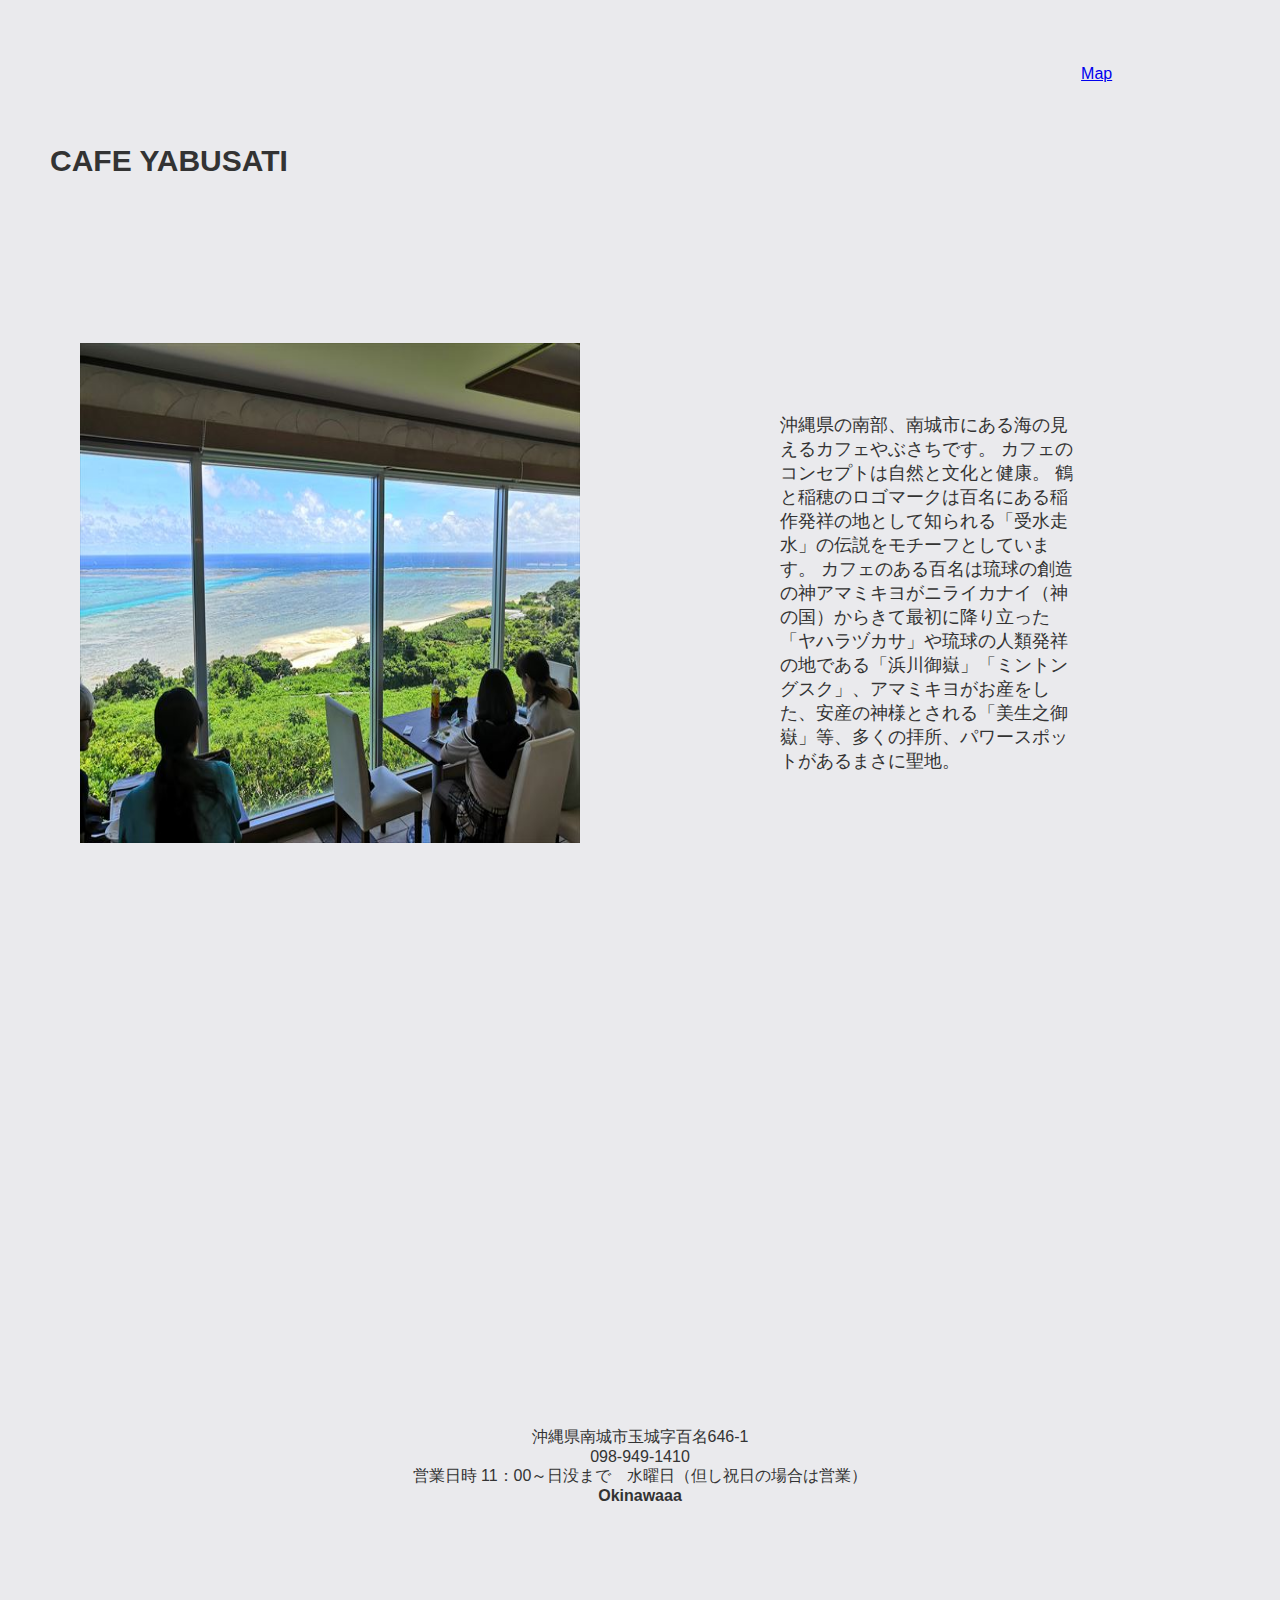
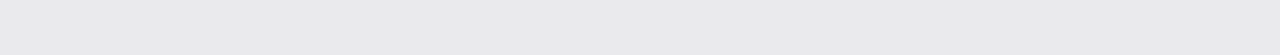
<file: place3.html>
<!DOCTYPE html>
<html lang="ja">
<head>
    <meta charset="UTF-8">
    <meta http-equiv="X-UA-Compatible" content="IE=edge">
    <meta name="viewport" content="width=device-width, initial-scale=1.0">
   <link rel="stylesheet" href="./place.css">
   <link rel="stylesheet" href="./reset.css">
    <title>Document</title>
</head>
<body>
<header>
    <div class="header">
        <ul class="header-right">
            <li><a href="#1">Map</a></li>
        </ul>
    </div>
</header>
<body>
<h1 id="h1">CAFE YABUSATI</h1>
<div class="menu1">
    <img src="./placeimg/yabusachi/img1.jpeg" class="pic">
    
<p>沖縄県の南部、南城市にある海の見えるカフェやぶさちです。 カフェのコンセプトは自然と文化と健康。
    鶴と稲穂のロゴマークは百名にある稲作発祥の地として知られる「受水走水」の伝説をモチーフとしています。
    カフェのある百名は琉球の創造の神アマミキヨがニライカナイ（神の国）からきて最初に降り立った「ヤハラヅカサ」や琉球の人類発祥の地である「浜川御嶽」「ミントングスク」、アマミキヨがお産をした、安産の神様とされる「美生之御嶽」等、多くの拝所、パワースポットがあるまさに聖地。
    </p>
 </div>
<footer id="1">
    <iframe src="https://www.google.com/maps/embed?pb=!1m18!1m12!1m3!1d14326.741583495941!2d127.78677116977538!3d26.14179889999999!2m3!1f0!2f0!3f0!3m2!1i1024!2i768!4f13.1!3m3!1m2!1s0x34e56fc581e75c67%3A0xcac956052125a339!2zQ2FmZeOChOOBtuOBleOBoQ!5e0!3m2!1sja!2sjp!4v1645946196748!5m2!1sja!2sjp" width="400" height="300" style="border:0;" allowfullscreen="" loading="lazy"></iframe>
    <div class="footer">
        <ul>
           <li>沖縄県南城市玉城字百名646-1</li>
       <li>098-949-1410</li> 
       <li>営業日時 11：00～日没まで　水曜日（但し祝日の場合は営業）</li>
       <h3>Okinawaaa</h3>    
   </ul>
    </div>
   
   </footer>
   <script src="https://ajax.googleapis.com/ajax/libs/jquery/3.3.1/jquery.min.js"></script>
   <script src="./place.js"></script>
</body>

</html>
</file>
<file: style.css>
body{
    margin: 0;
    margin-top: 0;
    font-family: "游ゴシック体","YuGothic","游ゴシック","Yu Gothic", "Hiragino Kaku Gothic Pro", "ヒラギノ角ゴ Pro W6", sans-serif;
}

*{
  box-sizing: border-box;
}

img{
  max-width: 100%;
}

main{
  width: 100vw;
}



#header{
    margin-top: 0%;
    background-position: center;
    background-repeat: no-repeat;
    background-size: cover;
    width: 100vw;
    height: 100vh;
}

.container .img{
    width: 100vw;
}

.header-main{
  text-align: center;
  padding-top: 1%;
  color: white;
  font-family: 'Open Sans Condensed', sans-serif;
}

.header-main p{
    font-size: 300%;
}

.main-title{
    font-size: 600%;
}

.container {
    width: 100vw;
    height: 100vh;
    animation: image_anime 15s ease-in-out infinite; /* 5秒のアニメーションを繰り返す */
    background-size: cover;
    background-position: center;
    background-repeat: no-repeat;
  }

@keyframes image_anime {
  0% {
    background-image: url(./img/h1.jpeg); /* 背景画像1を指定 */
  }
  25% {
    background-image: url(./img/h2.jpeg); /* 背景画像2を指定 */
  }
  50% {
    background-image: url(./img/h3.jpeg); /* 背景画像1を指定 */
  }
  75% {
    background-image: url(./img/h4.jpeg); /* 背景画像1を指定 */
  }
  100% {
    background-image: url(./img/h5.jpeg); /* 背景画像1を指定 */
  }
}

#sub-title{
      text-align: center;
      padding-top: 5%;
      font-family: 'Open Sans Condensed', sans-serif;
      font-size: 400%;
  }

.content{
    width: 100vw;
    padding-top: 10%;
    display: flex;
    justify-content: center;

}

.content2{
    width: 100vw;
    padding-top: 10%;
    display: flex;
    justify-content: center;

}

.weather{
  display: flex;
  justify-content: center;
  padding-top: 5%;
}

.product{
  height: auto;
}

.content-text{
  text-align: center;
  padding-top: 10%;
  padding-left: 3%;
  padding-right: 3%;
}

.content-title{
  font-size: 35px;
  padding-bottom: 5%;
}

@media screen and (max-width : 780px){
  .main-title{
    font-size: 80px;
  }
  .header-main p{
    font-size: 40px;
  }
  .container{
    height: 50vh;
    width: 100vw;
  }
  #header{
    background-image: url('./img/h1_01.jpeg');
    animation: image_animeSp 15s ease-in-out infinite; /* 5秒のアニメーションを繰り返す */
    background-size: cover;
    background-position: center;
    background-repeat: no-repeat;
    height: 50vh;
  }
  @keyframes image_animeSp {
    0% {
      background-image: url('./img/h1_01.jpeg'); /* 背景画像1を指定 */
    }
    25% {
      background-image: url('./img/h2_02.jpeg'); /* 背景画像2を指定 */
    }
    50% {
      background-image: url('./img/h3_3.jpeg'); /* 背景画像1を指定 */
    }
    75% {
      background-image: url('./img/h4_4.jpeg'); /* 背景画像1を指定 */
    }
    100% {
      background-image: url('./img/h5_5.jpeg'); /* 背景画像1を指定 */
    }
  }
  .content{
    display: flex;
    flex-direction: column;
  }
  .content2{
    display: flex;
    flex-direction: column-reverse;
  }

}
</file>
<file: food.css>
html{
    background-color: #eaeaed;
    color: #333333;
    font-family: "游ゴシック体","YuGothic","游ゴシック","Yu Gothic", "Hiragino Kaku Gothic Pro", "ヒラギノ角ゴ Pro W6", sans-serif
}

.header{
    display: flex;
    justify-content: flex-end;
    background-color: #eaeaed;
}
.header-right{
    display: flex;
    align-items: center;
    margin-right: 100px;
   
}
header div ul li{
    padding: 15px 13px 11px;
}
.pinovinopic{
    margin-left: 200px;
    margin-top: 50px;
    filter: drop-shadow(0 0 10px black);
}

.pic{
    height: 500px;
    width: 500px;
    opacity: 0;
    transition: opacity 2s ease;
    margin-left: 80px;
    margin-right: 50px;
        filter: drop-shadow(0 0 10px black);
}
.on.pic{
    opacity: 1;
}

.menu1{
    display: flex;
    align-items: center;
    font-size: 18px;
    background-color: #eaeaed;
    margin-bottom: 100px;
    margin-top: 30px;
    opacity: 0;
    transition: opacity 2s ease;
padding: 50px 0 50px 0;
}
.on.menu1{
    opacity: 1;
}

body div p{
    padding: 100px;
}
body div ul{
    padding: 50px;
}
footer{
    text-align: center;
}
.footer{
    display: flex;
    align-items: center;
    justify-content: center;
    text-align: center;
    margin: 100px 0 100px 0;
    
    background-color: #eaeaed;

}
#h1{
    font-size: 30px;
    background-color: #eaeaed;
    margin: 30px 0 30px; 
    padding-left: 30px;
}

.top{
    background-color: #eaeaed;
    margin : 0 auto;
    padding: 50px 0 100px 50px;
    margin-top: 50px;
}
.menu2{
    display: flex;
    font-size: 18px;
    background-color: #eaeaed;
    margin-bottom: 100px;
    margin-top: 30px;
    opacity: 0;
    transition: opacity 2s ease;
padding: 50px 0 50px 200px;
}
.on.menu2{
    opacity: 1;
}   

a {
    padding: 0 .3em;
    background-image: linear-gradient(rgba(0, 0, 0, 0) 50%, rgb(25, 218, 211) 50%);
    background-position: 0 0;
    background-size: auto 200%;
    transition: .3s;
  }
  a:hover {
    background-position: 0 100%;
    color: #fff;
  }
  /*=== 画像の表示エリア ================================= */
.slide {
    position   : relative;
    overflow   : hidden;
                      /* 画像のサイズに合わせて変更ください */
    width      : 500px;
    height     : 400px;
    margin     : auto;      /* サンプルは中央寄せの背景：白 */
    background : #eaeaed;
  }
   
   /*=== 画像の設定 ======================================= */
  .slide img {
    display    : block;
    position   : absolute;
                        /* 画像のサイズを表示エリアに合せる */
    width      : 500px;
    height     : 400px;
    opacity    : 0;
    animation  : slideAnime 30s ease infinite;
  }
   
   /*=== スライドのアニメーションを段差で開始する ========= */
  .slide img:nth-of-type(1) { animation-delay: 0s }
  .slide img:nth-of-type(2) { animation-delay: 3s }
  .slide img:nth-of-type(3) { animation-delay: 6s }
  .slide img:nth-of-type(4) { animation-delay: 9s }
  .slide img:nth-of-type(5) { animation-delay: 12s }
  .slide img:nth-of-type(6) { animation-delay: 15s }
  .slide img:nth-of-type(7) { animation-delay: 18s }
  .slide img:nth-of-type(8) { animation-delay: 21s }
  .slide img:nth-of-type(9) { animation-delay: 24s }
  .slide img:nth-of-type(10) { animation-delay: 27s }
   
   /*=== スライドのアニメーション ========================= */
  @keyframes slideAnime{
     0% { opacity: 0 }
     1% { opacity: 1 }
    10% { opacity: 1 }
    11% { opacity: 0 }
   100% { opacity: 0 }
  }


  @media screen and (max-width: 780px){
body{
    /* width: 780px; */
}

.header{
    display: flex;
    height: 100px;
    margin-top: 50px;
}

.menu1{
    display: flex;
flex-direction: column;
align-items: center;
justify-content: center;
}
.menu2{
    display: flex;
    flex-direction: column-reverse;
    align-items: center;
    justify-content: center;
    padding: 0;
}
.top{
 padding: 0;   
 display:flex;
 align-items: flex-start;
 flex-direction: column;
}



}
</file>
<file: place.css>
html{
    background-color: #eaeaed;
    color: #333333;
    font-family: "游ゴシック体","YuGothic","游ゴシック","Yu Gothic", "Hiragino Kaku Gothic Pro", "ヒラギノ角ゴ Pro W6", sans-serif

}
.header{
    display: flex;
    justify-content: flex-end;
}
.header-right{
    display: flex;
    margin-right: 100px;
   
}
header div ul li{
    padding: 15px 13px 11px;
}

.pic{
    height: 500px;
    width: 500px;
    opacity: 0;
    transition: opacity 2s ease;
    
}
.on.pic{
    opacity: 1;
}
.menu1{
    display: flex;
    align-items: center;
    font-size: 18px;
    background-color: #eaeaed;
    padding-left: 80px;

}
body div p{
    padding: 200px;
}
body div ul{
    padding: 50px;
}
.footer{
    display: flex;
    align-items: center;
    justify-content: center;
    text-align: center;
    margin: 100px 0 100px 0;
    
    background-color: #eaeaed;

}

#h1{
    font-size: 30px;
 padding-left: 50px;
 background-color: #eaeaed;
margin-bottom: 35px;
}
h2{
    font-size: 50px;
    margin-left: 50px;
}
.menu3{
    display: flex;
    flex-direction: column;
    padding: 50px 100px 50px 100px;
}

/* header link */
a {
    padding: 0 .3em;
    background-image: linear-gradient(rgba(0, 0, 0, 0) 50%, rgb(25, 218, 211) 50%);
    background-position: 0 0;
    background-size: auto 200%;
    transition: .3s;
  }
  a:hover {
    background-position: 0 100%;
    color: #fff;
  }
  footer{
    text-align: center;
}
/* スクロール */
 /*=== 画像の表示エリア ================================= */
.scrollbar {
  position   : relative;
  overflow   : hidden;
                    /* 画像のサイズに合わせて変更ください */
  width      : 800px;
  height     : 500px;
  margin     : auto;      /* サンプルは中央寄せの背景：白 */
  background : #eaeaed;
}
 
 /*=== 画像の設定 ======================================= */
.scrollbar img {
  display    : block;
  position   : absolute;
                      /* 画像のサイズを表示エリアに合せる */
  width      : 800px;
  height     : 500px;
  opacity    : 0;
  animation  : slideAnime 7s ease infinite;
  filter: drop-shadow(0 0 10px black);
}
 
 /*=== スライドのアニメーションを段差で開始する ========= */
.scrollbar img:nth-of-type(1) { animation-delay: 0s }
.scrollbar img:nth-of-type(2) { animation-delay: 2s }
.scrollbar img:nth-of-type(3) { animation-delay: 5s }
 
 /*=== スライドのアニメーション ========================= */
@keyframes slideAnime{
   0% { opacity: 0 }
   3% { opacity: 1 }
  33% { opacity: 1 }
  36% { opacity: 0 }
 100% { opacity: 0 }
}

 /*=== 画像の表示エリア ================================= */
 .slide {
    position   : relative;
    overflow   : hidden;
                      /* 画像のサイズに合わせて変更ください */
    width      : 800px;
    height     : 500px;
    margin     : auto;      /* サンプルは中央寄せの背景：白 */
    background : #eaeaed;
  }
   
   /*=== 画像の設定 ======================================= */
  .slide img {
    display    : block;
    position   : absolute;
                        /* 画像のサイズを表示エリアに合せる */
    width      : inherit;
    height     : inherit;
    opacity    : 0;
    animation  : slideAnime 15s ease infinite;
  }
   
   /*=== スライドのアニメーションを段差で開始する ========= */
  .slide img:nth-of-type(1) { animation-delay: 0s }
  .slide img:nth-of-type(2) { animation-delay: 3s }
  .slide img:nth-of-type(3) { animation-delay: 6s }
  .slide img:nth-of-type(4) { animation-delay: 9s }
  .slide img:nth-of-type(5) { animation-delay: 12s }
   
   /*=== スライドのアニメーション ========================= */
  @keyframes slideAnime{
     0% { opacity: 0 }
     1% { opacity: 1 }
    20% { opacity: 1 }
    21% { opacity: 0 }
   100% { opacity: 0 }
  }
   /*=== 画像の表示エリア ================================= */
.slide2 {
    position   : relative;
    overflow   : hidden;
                      /* 画像のサイズに合わせて変更ください */
    width      : 1000px;
    height     : 600px;
    margin     : auto;      /* サンプルは中央寄せの背景：白 */
    background : #fff;
  }
   
   /*=== 画像の設定 ======================================= */
  .slide2 img {
    display    : block;
    position   : absolute;
                        /* 画像のサイズを表示エリアに合せる */
    width      : 1000px;
    height     : 600px;
    opacity    : 0;
    animation  : slideAnime 12s ease infinite;
  }
   
   /*=== スライドのアニメーションを段差で開始する ========= */
  .slide2 img:nth-of-type(1) { animation-delay: 0s }
  .slide2 img:nth-of-type(2) { animation-delay: 3s }
  .slide2 img:nth-of-type(3) { animation-delay: 6s }
  .slide2 img:nth-of-type(4) { animation-delay: 9s }
   
   /*=== スライドのアニメーション ========================= */
  @keyframes slideAnime{
     0% { opacity: 0 }
     1% { opacity: 1 }
    25% { opacity: 1 }
    26% { opacity: 0 }
   100% { opacity: 0 }
  }
  @media screen and (max-width: 780px){
    body{
        width: 780px;
    }
    
    .header{
        display: flex;
        height: 100px;
        
    }
    
    .menu1{
        display: flex;
    flex-direction: column;
    align-items: center;
    justify-content: center;
    padding: 0%;
    }
    .menu2{
        display: flex;
        flex-direction: column-reverse;
        align-items: center;
        justify-content: center;
        padding: 0px;
    }
    body div p{
      padding: 100px 50px 100px 50px;
  
    }
    body div ul {
      margin: 100px 0 100px;
    }
.slide2 img{
  height: 600px;
  width: 700px;
}
.slide2{
  height: 600px;
  width: 700px;
}
.slide{
  height: 600px;
  width: 700px;
}
.slide img{
  height: 600px;
  width: 700px;
}
.scrollbar{
  height: 600px;
  width: 700px;
}
.scrollbar img{
  height: 600px;
  width: 700px;
}
.header-right{
  margin: 0;
}
.menu3{
  display: flex;
  flex-direction: column;
  align-items: center;
  justify-content: center;
  padding: 0px;
}


  }
</file>
